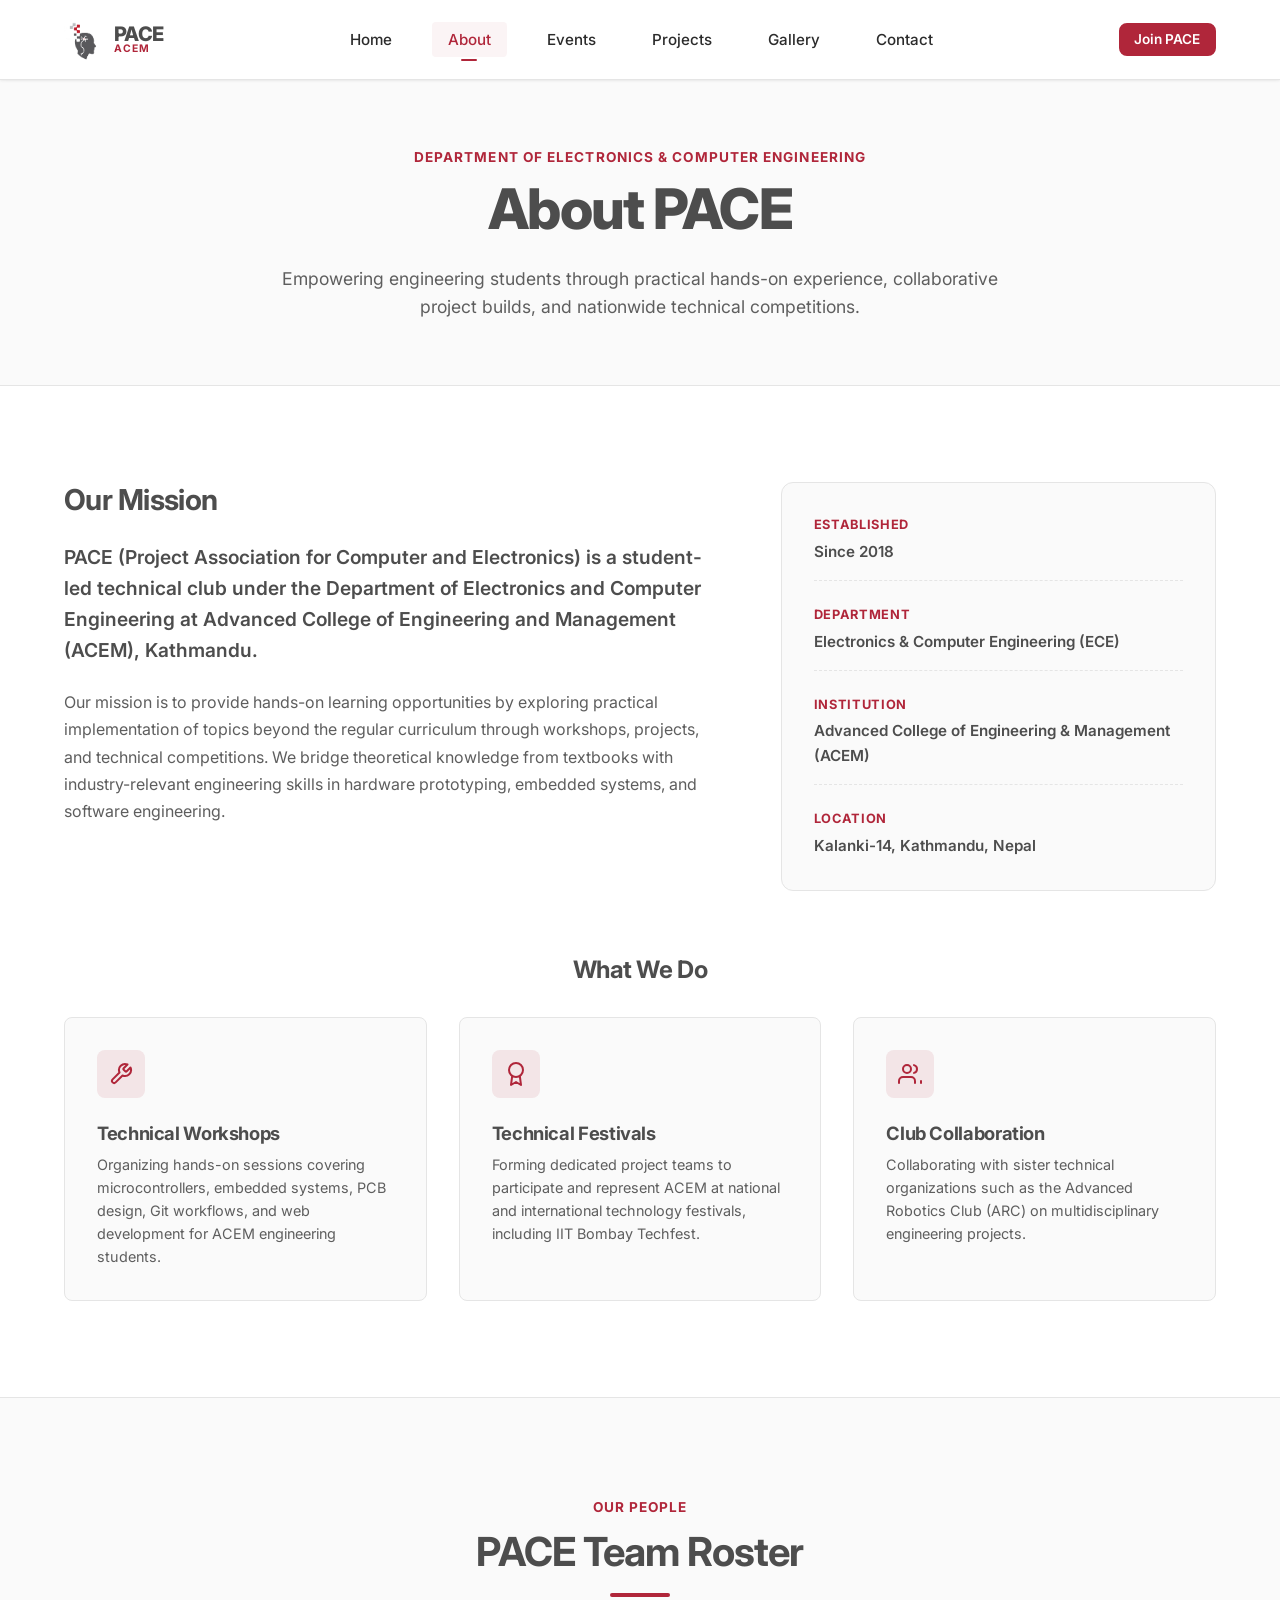
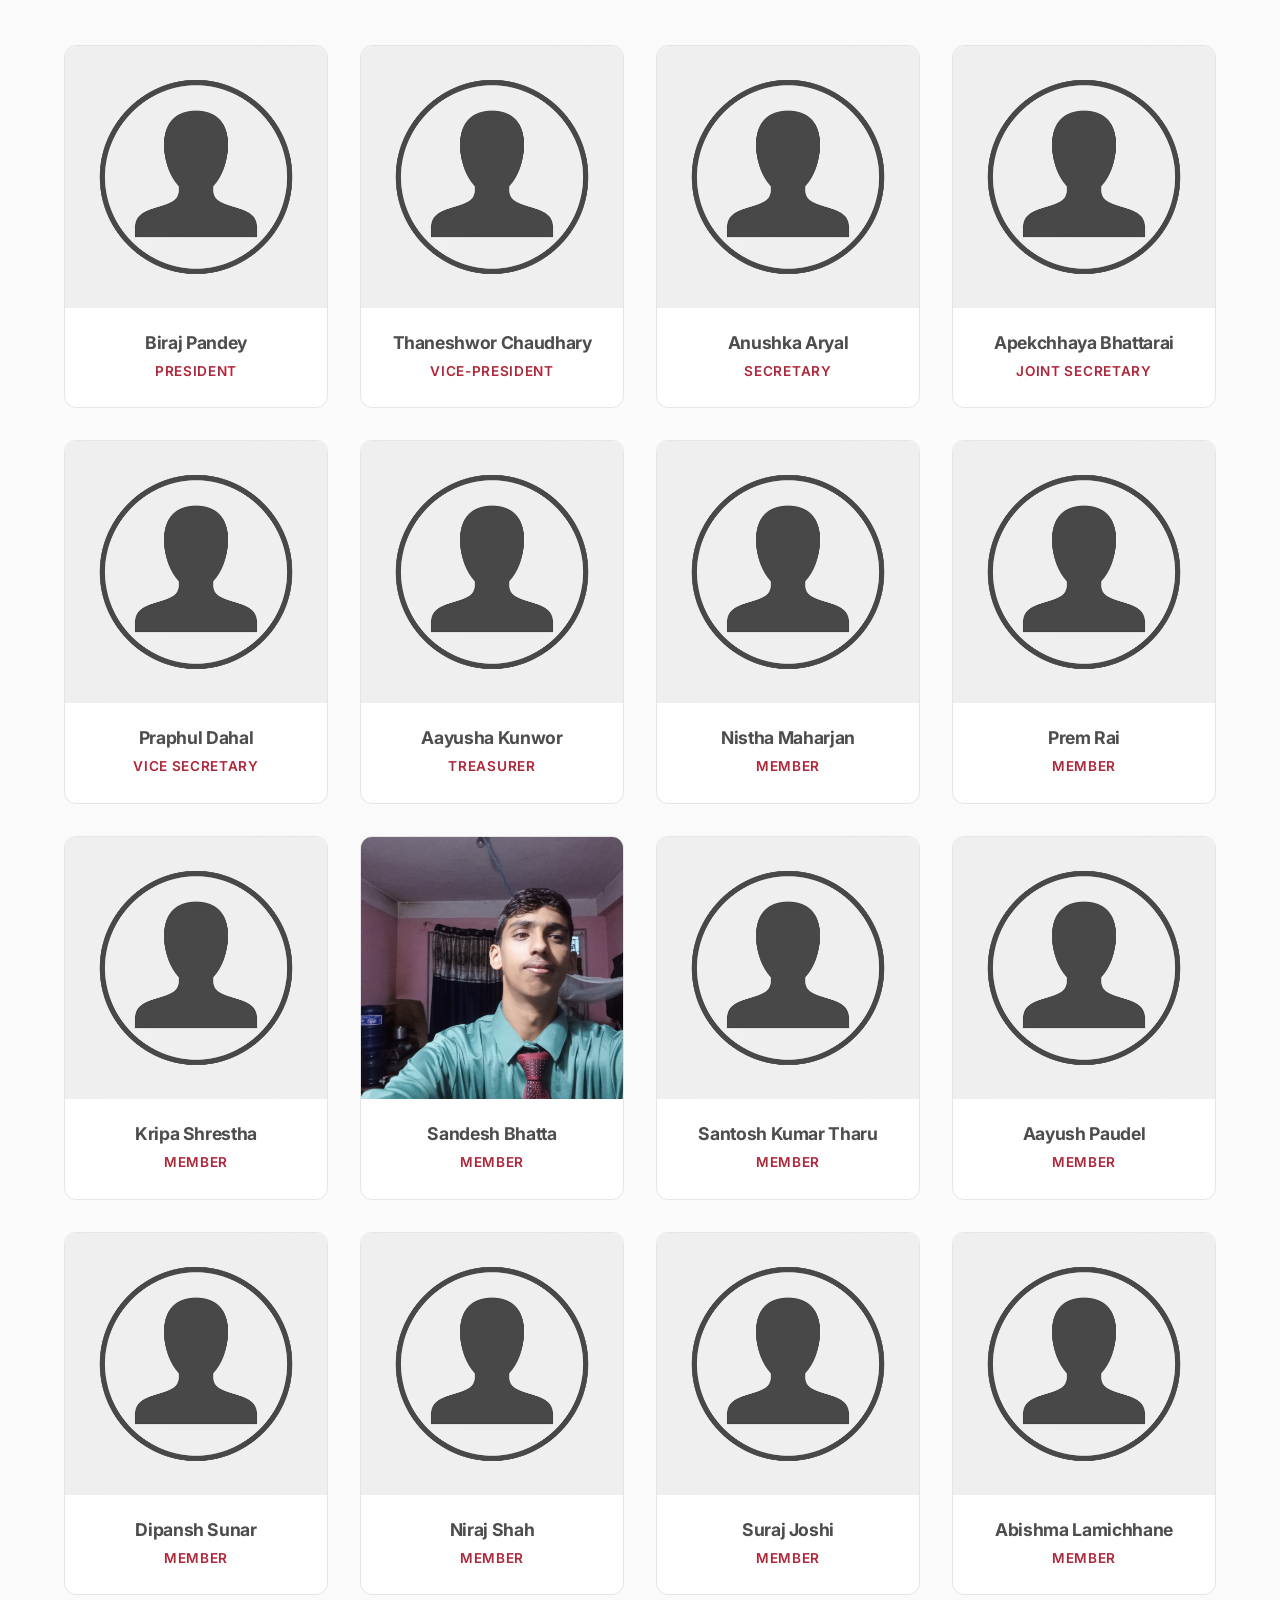
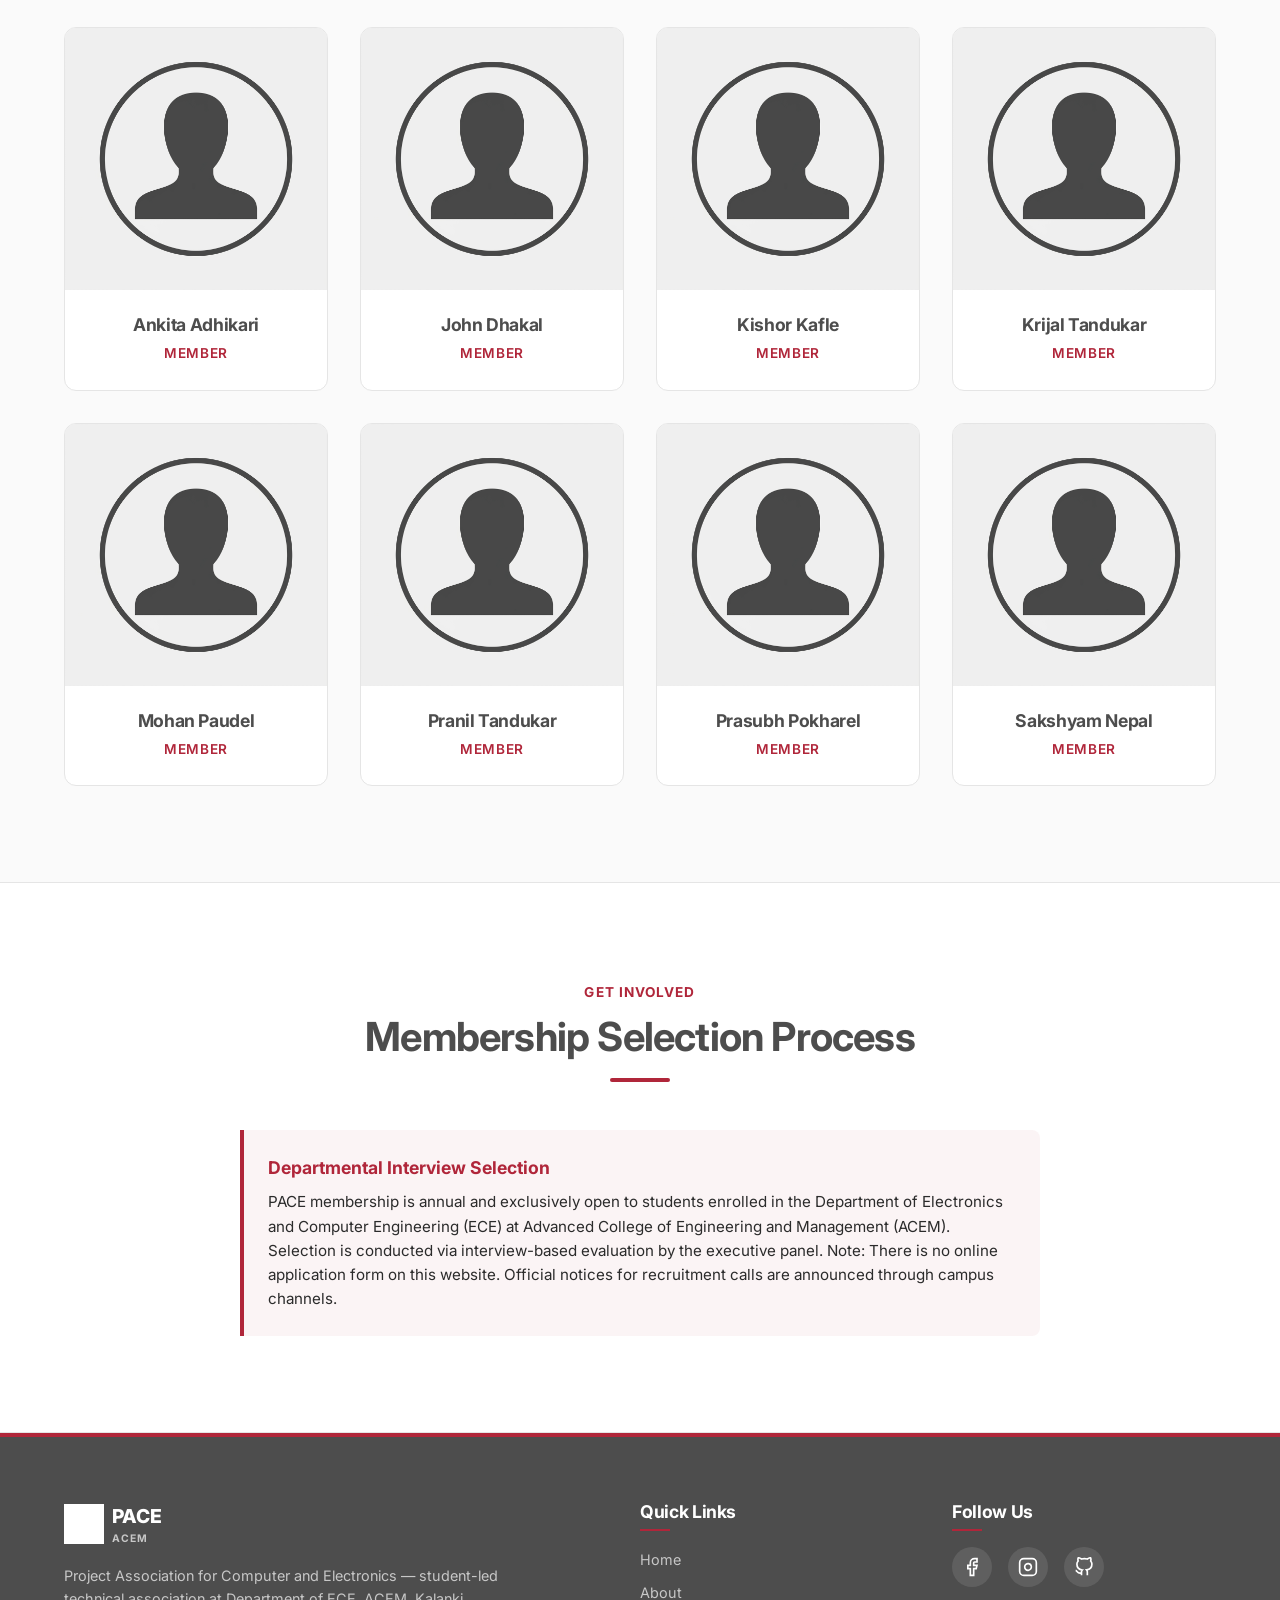
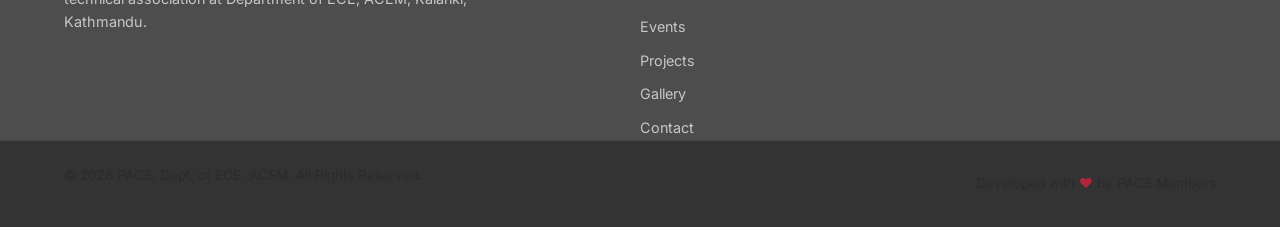
<file: about.html>
<!DOCTYPE html>
<html lang="en">

<head>
  <meta charset="UTF-8">
  <meta name="viewport" content="width=device-width, initial-scale=1.0">
  <title>About Us — PACE | Department of ECE, ACEM</title>

  <!-- SEO Meta Tags -->
  <meta name="description"
    content="Learn about PACE (Project Association for Computer and Electronics), its mission, technical workshops, project initiatives, and student team at ACEM, Kalanki.">
  <meta name="author" content="PACE ACEM">

  <!-- Google Fonts -->
  <link rel="preconnect" href="https://fonts.googleapis.com">
  <link rel="preconnect" href="https://fonts.gstatic.com" crossorigin>
  <link href="https://fonts.googleapis.com/css2?family=Inter:wght@300;400;500;600;700;800&display=swap"
    rel="stylesheet">

  <!-- Favicon -->
   <link rel="icon" href="assets/icons/favicon_io/favicon.ico" sizes="any">
  <link rel="icon" type="image/png" sizes="32x32" href="assets/icons/favicon_io/favicon-32x32.png">
  <link rel="icon" type="image/png" sizes="16x16" href="assets/icons/favicon_io/favicon-16x16.png">
  <link rel="apple-touch-icon" sizes="180x180" href="assets/icons/favicon_io/apple-touch-icon.png">
  <link rel="manifest" href="assets/icons/favicon_io/site.webmanifest">

  <!-- Stylesheet -->
  <link rel="stylesheet" href="css/main.css">
</head>

<body data-page="about">

  <!-- Navigation Header -->
  <header class="navbar-header">
    <div class="nav-container">
      <a href="index.html" class="nav-brand" aria-label="PACE Home">
        <img src="assets/logos/paceofficallogo.png" alt="PACE Logo" class="nav-logo">
        <div class="brand-text">
          <span class="brand-title">PACE</span>
          <span class="brand-subtitle">ACEM</span>
        </div>
      </a>

      <nav class="nav-menu" id="navMenu" aria-label="Main Navigation">
        <ul class="nav-list">
          <li class="nav-item"><a href="index.html" class="nav-link">Home</a></li>
          <li class="nav-item"><a href="about.html" class="nav-link active">About</a></li>
          <li class="nav-item"><a href="events.html" class="nav-link">Events</a></li>
          <li class="nav-item"><a href="projects.html" class="nav-link">Projects</a></li>
          <li class="nav-item"><a href="gallery.html" class="nav-link">Gallery</a></li>
          <li class="nav-item"><a href="contact.html" class="nav-link">Contact</a></li>
        </ul>
      </nav>

      <div class="nav-actions">
        <a href="#membership" class="btn btn-sm btn-primary">Join PACE</a>
        <button class="hamburger-menu" id="hamburgerBtn" aria-expanded="false" aria-controls="navMenu"
          aria-label="Toggle menu">
          <span class="bar"></span>
          <span class="bar"></span>
          <span class="bar"></span>
        </button>
      </div>
    </div>
  </header>

  <main>
    <!-- About Hero Banner -->
    <section class="hero-section" style="padding: var(--space-2xl) 0;">
      <div class="container" style="text-align: center;">
        <span class="section-tag">Department of Electronics &amp; Computer Engineering</span>
        <h1 class="hero-title">About PACE</h1>
        <p class="hero-subtitle" style="max-width: 750px; margin: 0 auto;">
          Empowering engineering students through practical hands-on experience, collaborative project builds, and nationwide technical competitions.
        </p>
      </div>
    </section>

    <!-- Mission & Overview -->
    <section class="about-section">
      <div class="container">
        <div class="about-content">
          <div class="about-text-wrapper">
            <h2 style="font-size: 1.8rem; margin-bottom: var(--space-md); color: var(--color-primary);">Our Mission</h2>
            <p class="about-lead">
              PACE (Project Association for Computer and Electronics) is a student-led technical club under the Department of Electronics and Computer Engineering at Advanced College of Engineering and Management (ACEM), Kathmandu.
            </p>
            <p class="about-body">
              Our mission is to provide hands-on learning opportunities by exploring practical implementation of topics beyond the regular curriculum through workshops, projects, and technical competitions. We bridge theoretical knowledge from textbooks with industry-relevant engineering skills in hardware prototyping, embedded systems, and software engineering.
            </p>
          </div>

          <div class="about-meta-box">
            <div class="meta-item">
              <span class="meta-label">Established</span>
              <span class="meta-value">Since 2018</span>
            </div>
            <div class="meta-item">
              <span class="meta-label">Department</span>
              <span class="meta-value">Electronics &amp; Computer Engineering (ECE)</span>
            </div>
            <div class="meta-item">
              <span class="meta-label">Institution</span>
              <span class="meta-value">Advanced College of Engineering &amp; Management (ACEM)</span>
            </div>
            <div class="meta-item">
              <span class="meta-label">Location</span>
              <span class="meta-value">Kalanki-14, Kathmandu, Nepal</span>
            </div>
          </div>
        </div>

        <h3 class="subsection-title">What We Do</h3>
        <div class="services-grid">
          <div class="service-card">
            <div class="card-icon-wrapper" aria-hidden="true">
              <svg xmlns="http://www.w3.org/2000/svg" width="24" height="24" viewBox="0 0 24 24" fill="none"
                stroke="currentColor" stroke-width="2" stroke-linecap="round" stroke-linejoin="round">
                <path d="M14.7 6.3a1 1 0 0 0 0 1.4l1.6 1.6a1 1 0 0 0 1.4 0l3.77-3.77a6 6 0 0 1-7.94 7.94l-6.91 6.91a2.12 2.12 0 0 1-3-3l6.91-6.91a6 6 0 0 1 7.94-7.94l-3.76 3.76z"></path>
              </svg>
            </div>
            <h4 class="service-card-title">Technical Workshops</h4>
            <p class="service-card-text">Organizing hands-on sessions covering microcontrollers, embedded systems, PCB design, Git workflows, and web development for ACEM engineering students.</p>
          </div>

          <div class="service-card">
            <div class="card-icon-wrapper" aria-hidden="true">
              <svg xmlns="http://www.w3.org/2000/svg" width="24" height="24" viewBox="0 0 24 24" fill="none"
                stroke="currentColor" stroke-width="2" stroke-linecap="round" stroke-linejoin="round">
                <circle cx="12" cy="8" r="7"></circle>
                <polyline points="8.21 13.89 7 23 12 20 17 23 15.79 13.88"></polyline>
              </svg>
            </div>
            <h4 class="service-card-title">Technical Festivals</h4>
            <p class="service-card-text">Forming dedicated project teams to participate and represent ACEM at national and international technology festivals, including IIT Bombay Techfest.</p>
          </div>

          <div class="service-card">
            <div class="card-icon-wrapper" aria-hidden="true">
              <svg xmlns="http://www.w3.org/2000/svg" width="24" height="24" viewBox="0 0 24 24" fill="none"
                stroke="currentColor" stroke-width="2" stroke-linecap="round" stroke-linejoin="round">
                <path d="M17 21v-2a4 4 0 0 0-4-4H5a4 4 0 0 0-4 4v2"></path>
                <circle cx="9" cy="7" r="4"></circle>
                <path d="M23 21v-2a4 4 0 0 3-3.87"></path>
                <path d="M16 3.13a4 4 0 0 1 0 7.75"></path>
              </svg>
            </div>
            <h4 class="service-card-title">Club Collaboration</h4>
            <p class="service-card-text">Collaborating with sister technical organizations such as the Advanced Robotics Club (ARC) on multidisciplinary engineering projects.</p>
          </div>
        </div>
      </div>
    </section>

    <!-- Full Team Roster -->
    <section class="members-section">
      <div class="container">
        <div class="section-header">
          <span class="section-tag">Our People</span>
          <h2 class="section-title">PACE Team Roster</h2>
          <div class="section-divider"></div>
        </div>

        <div class="members-grid" id="fullTeamGrid">
          <!-- Populated dynamically via js/pages/about.js -->
        </div>
      </div>
    </section>

    <!-- Static Membership Process Section -->
    <section id="membership" class="about-section" style="background-color: var(--color-white);">
      <div class="container">
        <div class="section-header">
          <span class="section-tag">Get Involved</span>
          <h2 class="section-title">Membership Selection Process</h2>
          <div class="section-divider"></div>
        </div>

        <div class="membership-note-card" style="max-width: 800px; margin: 0 auto;">
          <div class="membership-note-title" style="font-size: 1.1rem;">Departmental Interview Selection</div>
          <p class="membership-note-text" style="font-size: 0.95rem; line-height: 1.6; margin-top: var(--space-xs);">
            PACE membership is annual and exclusively open to students enrolled in the Department of Electronics and Computer Engineering (ECE) at Advanced College of Engineering and Management (ACEM). Selection is conducted via interview-based evaluation by the executive panel. Note: There is no online application form on this website. Official notices for recruitment calls are announced through campus channels.
          </p>
        </div>
      </div>
    </section>
  </main>

  <!-- Footer -->
  <footer class="footer">
    <div class="container footer-container">
      <div class="footer-brand-section">
        <a href="index.html" class="footer-logo-wrapper" aria-label="PACE Home">
          <img src="assets/logos/paceofficallogo.png" alt="PACE Logo" class="footer-logo">
          <div class="footer-logo-text">
            <span class="footer-logo-title">PACE</span>
            <span class="footer-logo-subtitle">ACEM</span>
          </div>
        </a>
        <p class="footer-desc">Project Association for Computer and Electronics — student-led technical association at Department of ECE, ACEM, Kalanki, Kathmandu.</p>
      </div>

      <div class="footer-nav-section">
        <h4 class="footer-heading">Quick Links</h4>
        <ul class="footer-links-list">
          <li><a href="index.html">Home</a></li>
          <li><a href="about.html">About</a></li>
          <li><a href="events.html">Events</a></li>
          <li><a href="projects.html">Projects</a></li>
          <li><a href="gallery.html">Gallery</a></li>
          <li><a href="contact.html">Contact</a></li>
        </ul>
      </div>

      <div class="footer-social-section">
        <h4 class="footer-heading">Follow Us</h4>
        <div class="social-icons-wrapper">
          <a href="https://www.facebook.com/" target="_blank" rel="noopener noreferrer" class="social-icon-btn" aria-label="Facebook">
            <svg xmlns="http://www.w3.org/2000/svg" width="20" height="20" viewBox="0 0 24 24" fill="none" stroke="currentColor" stroke-width="2"><path d="M18 2h-3a5 5 0 0 0-5 5v3H7v4h3v8h4v-8h3l1-4h-4V7a1 1 0 0 1 1-1h3z"></path></svg>
          </a>
          <a href="https://www.instagram.com/pace_acem/" target="_blank" rel="noopener noreferrer" class="social-icon-btn" aria-label="Instagram">
            <svg xmlns="http://www.w3.org/2000/svg" width="20" height="20" viewBox="0 0 24 24" fill="none" stroke="currentColor" stroke-width="2"><rect x="2" y="2" width="20" height="20" rx="5" ry="5"></rect><path d="M16 11.37A4 4 0 1 1 12.63 8 4 4 0 0 1 16 11.37z"></path><line x1="17.5" y1="6.5" x2="17.51" y2="6.5"></line></svg>
          </a>
          <a href="#" class="social-icon-btn" aria-label="GitHub (Placeholder)">
            <svg xmlns="http://www.w3.org/2000/svg" width="20" height="20" viewBox="0 0 24 24" fill="none" stroke="currentColor" stroke-width="2"><path d="M9 19c-5 1.5-5-2.5-7-3m14 6v-3.87a3.37 3.37 0 0 0-.94-2.61c3.14-.35 6.44-1.54 6.44-7A5.44 5.44 0 0 0 20 4.77 5.07 5.07 0 0 0 19.91 1S18.73.65 16 2.48a13.38 13.38 0 0 0-7 0C6.27.65 5.09 1 5.09 1A5.07 5.07 0 0 0 5 4.77a5.44 5.44 0 0 0-1.5 3.78c0 5.42 3.3 6.61 6.44 7A3.37 3.37 0 0 0 9 18.13V22"></path></svg>
          </a>
        </div>
      </div>
    </div>

    <div class="footer-bottom">
      <div class="container footer-bottom-container">
        <p class="copyright-text">&copy; <span id="copyrightYear">2026</span> PACE, Dept. of ECE, ACEM. All Rights Reserved.</p>
        <p class="credit-text">Developed with <span class="heart-icon">&hearts;</span> by PACE Members</p>
      </div>
    </div>
  </footer>

  <script type="module" src="js/main.js"></script>
</body>

</html>
</file>
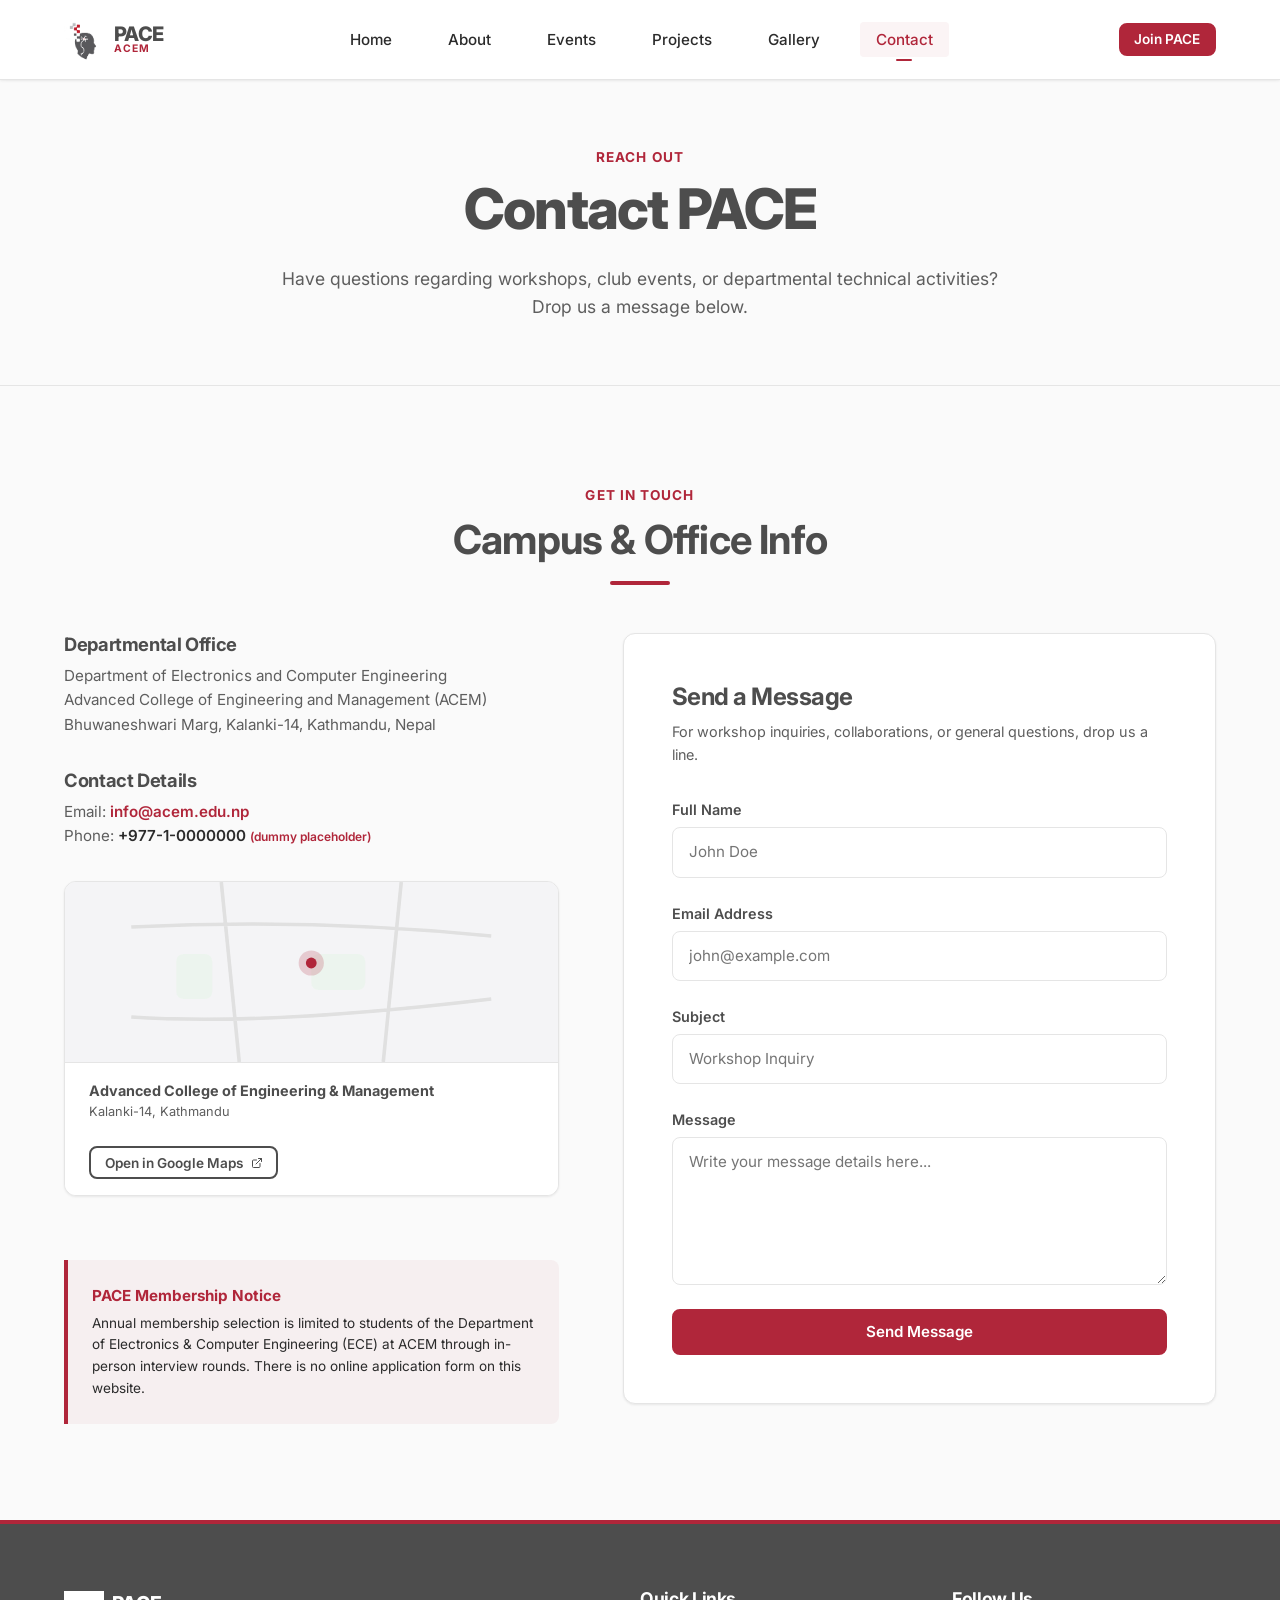
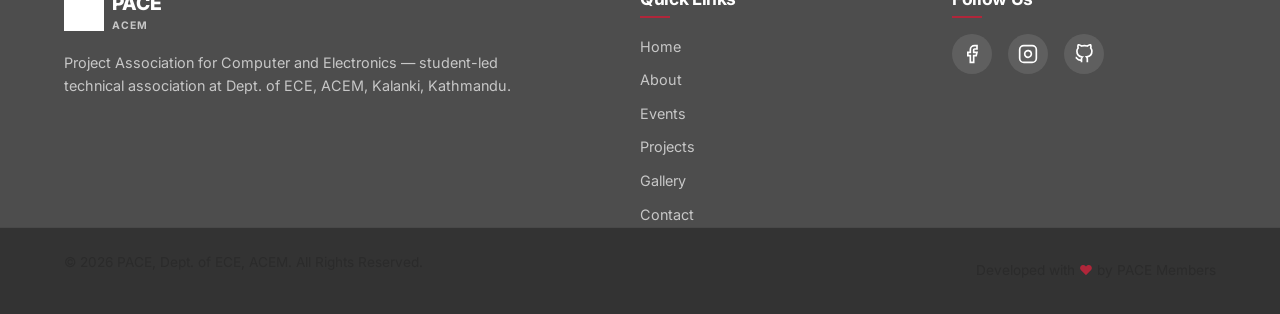
<file: contact.html>
<!DOCTYPE html>
<html lang="en">

<head>
  <meta charset="UTF-8">
  <meta name="viewport" content="width=device-width, initial-scale=1.0">
  <title>Contact Us — PACE | Department of ECE, ACEM</title>

  <!-- SEO Meta Tags -->
  <meta name="description"
    content="Get in touch with PACE (Project Association for Computer and Electronics) at ACEM, Kalanki, Kathmandu for inquiries, workshops, or academic collaborations.">
  <meta name="author" content="PACE ACEM">

  <!-- Google Fonts -->
  <link rel="preconnect" href="https://fonts.googleapis.com">
  <link rel="preconnect" href="https://fonts.gstatic.com" crossorigin>
  <link href="https://fonts.googleapis.com/css2?family=Inter:wght@300;400;500;600;700;800&display=swap"
    rel="stylesheet">

  <!-- Favicon -->
  <link rel="icon" href="assets/icons/favicon_io/favicon.ico" sizes="any">
  <link rel="icon" type="image/png" sizes="32x32" href="assets/icons/favicon_io/favicon-32x32.png">
  <link rel="icon" type="image/png" sizes="16x16" href="assets/icons/favicon_io/favicon-16x16.png">
  <link rel="apple-touch-icon" sizes="180x180" href="assets/icons/favicon_io/apple-touch-icon.png">
  <link rel="manifest" href="assets/icons/favicon_io/site.webmanifest">

  <!-- Stylesheet -->
  <link rel="stylesheet" href="css/main.css">
</head>

<body data-page="contact">

  <!-- Navigation Header -->
  <header class="navbar-header">
    <div class="nav-container">
      <a href="index.html" class="nav-brand" aria-label="PACE Home">
        <img src="assets/logos/paceofficallogo.png" alt="PACE Logo" class="nav-logo">
        <div class="brand-text">
          <span class="brand-title">PACE</span>
          <span class="brand-subtitle">ACEM</span>
        </div>
      </a>

      <nav class="nav-menu" id="navMenu" aria-label="Main Navigation">
        <ul class="nav-list">
          <li class="nav-item"><a href="index.html" class="nav-link">Home</a></li>
          <li class="nav-item"><a href="about.html" class="nav-link">About</a></li>
          <li class="nav-item"><a href="events.html" class="nav-link">Events</a></li>
          <li class="nav-item"><a href="projects.html" class="nav-link">Projects</a></li>
          <li class="nav-item"><a href="gallery.html" class="nav-link">Gallery</a></li>
          <li class="nav-item"><a href="contact.html" class="nav-link active">Contact</a></li>
        </ul>
      </nav>

      <div class="nav-actions">
        <a href="about.html#membership" class="btn btn-sm btn-primary">Join PACE</a>
        <button class="hamburger-menu" id="hamburgerBtn" aria-expanded="false" aria-controls="navMenu"
          aria-label="Toggle menu">
          <span class="bar"></span>
          <span class="bar"></span>
          <span class="bar"></span>
        </button>
      </div>
    </div>
  </header>

  <main>
    <!-- Contact Hero Banner -->
    <section class="hero-section" style="padding: var(--space-2xl) 0;">
      <div class="container" style="text-align: center;">
        <span class="section-tag">Reach Out</span>
        <h1 class="hero-title">Contact PACE</h1>
        <p class="hero-subtitle" style="max-width: 750px; margin: 0 auto;">
          Have questions regarding workshops, club events, or departmental technical activities? Drop us a message below.
        </p>
      </div>
    </section>

    <!-- Contact & Membership Section -->
    <section id="contact" class="contact-section">
      <div class="container">
        <div class="section-header">
          <span class="section-tag">Get in Touch</span>
          <h2 class="section-title">Campus &amp; Office Info</h2>
          <div class="section-divider"></div>
        </div>

        <div class="contact-layout">
          <!-- Left Column: Location & Contact Info -->
          <div class="contact-info-panel">
            <div class="info-block">
              <h3>Departmental Office</h3>
              <p>Department of Electronics and Computer Engineering<br>
                Advanced College of Engineering and Management (ACEM)<br>
                Bhuwaneshwari Marg, Kalanki-14, Kathmandu, Nepal</p>
            </div>

            <div class="info-block">
              <h3>Contact Details</h3>
              <p>Email: <a href="mailto:info@acem.edu.np" class="contact-link">info@acem.edu.np</a><br>
                Phone: <span class="phone-placeholder">+977-1-0000000</span> <span
                  class="placeholder-label">(dummy placeholder)</span></p>
            </div>

            <!-- Simulated Map Component -->
            <div class="map-placeholder-box">
              <div class="map-visual-simulation" aria-hidden="true">
                <svg viewBox="0 0 400 200" fill="none" class="simulated-map-svg">
                  <path d="M 0 50 Q 200 40 400 60 M 0 150 Q 150 160 400 130 M 100 0 L 120 200 M 300 0 L 280 200"
                    stroke="#E0E0E0" stroke-width="4" />
                  <rect x="200" y="80" width="60" height="40" rx="8" fill="#E8F5E9" opacity="0.6" />
                  <rect x="50" y="80" width="40" height="50" rx="8" fill="#E8F5E9" opacity="0.6" />
                  <g class="map-pin-group">
                    <circle cx="200" cy="90" r="14" fill="#B0263A" opacity="0.2" />
                    <circle cx="200" cy="90" r="6" fill="#B0263A" />
                  </g>
                </svg>
                <div class="map-overlay-info">
                  <span class="map-location-title">Advanced College of Engineering &amp; Management</span>
                  <span class="map-location-coords">Kalanki-14, Kathmandu</span>
                </div>
              </div>
              <div class="map-cta-bar">
                <a href="https://www.google.com/maps/search/?api=1&query=Advanced+College+of+Engineering+and+Management+Kalanki+Kathmandu"
                  target="_blank" rel="noopener noreferrer" class="btn btn-sm btn-outline map-external-link">
                  <span>Open in Google Maps</span>
                  <svg xmlns="http://www.w3.org/2000/svg" width="12" height="12" viewBox="0 0 24 24" fill="none"
                    stroke="currentColor" stroke-width="2" stroke-linecap="round" stroke-linejoin="round">
                    <path d="M18 13v6a2 2 0 0 1-2 2H5a2 2 0 0 1-2-2V8a2 2 0 0 1 2-2h6"></path>
                    <polyline points="15 3 21 3 21 9"></polyline>
                    <line x1="10" y1="14" x2="21" y2="3"></line>
                  </svg>
                </a>
              </div>
            </div>

            <!-- Static Membership Note -->
            <div id="membership" class="membership-note-card">
              <div class="membership-note-title">PACE Membership Notice</div>
              <p class="membership-note-text">
                Annual membership selection is limited to students of the Department of Electronics &amp; Computer Engineering (ECE) at ACEM through in-person interview rounds. There is no online application form on this website.
              </p>
            </div>
          </div>

          <!-- Right Column: Static Contact Form -->
          <div class="contact-form-panel">
            <h3 class="form-title">Send a Message</h3>
            <p class="form-subtitle">For workshop inquiries, collaborations, or general questions, drop us a line.</p>

            <form id="contactForm" class="contact-form" action="#" method="POST">
              <div class="form-group">
                <label for="form-name">Full Name</label>
                <input type="text" id="form-name" name="name" required placeholder="John Doe">
              </div>

              <div class="form-group">
                <label for="form-email">Email Address</label>
                <input type="email" id="form-email" name="email" required placeholder="john@example.com">
              </div>

              <div class="form-group">
                <label for="form-subject">Subject</label>
                <input type="text" id="form-subject" name="subject" required placeholder="Workshop Inquiry">
              </div>

              <div class="form-group">
                <label for="form-message">Message</label>
                <textarea id="form-message" name="message" rows="5" required
                  placeholder="Write your message details here..."></textarea>
              </div>

              <!-- Form Submit (Static / Wire up later) -->
              <!-- TODO: connect to backend/api -->
              <button type="submit" class="btn btn-primary btn-block form-submit-btn">Send Message</button>
            </form>
          </div>
        </div>
      </div>
    </section>
  </main>

  <!-- Footer -->
  <footer class="footer">
    <div class="container footer-container">
      <div class="footer-brand-section">
        <a href="index.html" class="footer-logo-wrapper" aria-label="PACE Home">
          <img src="assets/logos/paceofficallogo.png" alt="PACE Logo" class="footer-logo">
          <div class="footer-logo-text">
            <span class="footer-logo-title">PACE</span>
            <span class="footer-logo-subtitle">ACEM</span>
          </div>
        </a>
        <p class="footer-desc">Project Association for Computer and Electronics — student-led technical association at Dept. of ECE, ACEM, Kalanki, Kathmandu.</p>
      </div>

      <div class="footer-nav-section">
        <h4 class="footer-heading">Quick Links</h4>
        <ul class="footer-links-list">
          <li><a href="index.html">Home</a></li>
          <li><a href="about.html">About</a></li>
          <li><a href="events.html">Events</a></li>
          <li><a href="projects.html">Projects</a></li>
          <li><a href="gallery.html">Gallery</a></li>
          <li><a href="contact.html">Contact</a></li>
        </ul>
      </div>

      <div class="footer-social-section">
        <h4 class="footer-heading">Follow Us</h4>
        <div class="social-icons-wrapper">
          <a href="https://www.facebook.com/" target="_blank" rel="noopener noreferrer" class="social-icon-btn" aria-label="Facebook">
            <svg xmlns="http://www.w3.org/2000/svg" width="20" height="20" viewBox="0 0 24 24" fill="none" stroke="currentColor" stroke-width="2"><path d="M18 2h-3a5 5 0 0 0-5 5v3H7v4h3v8h4v-8h3l1-4h-4V7a1 1 0 0 1 1-1h3z"></path></svg>
          </a>
          <a href="https://www.instagram.com/pace_acem/" target="_blank" rel="noopener noreferrer" class="social-icon-btn" aria-label="Instagram">
            <svg xmlns="http://www.w3.org/2000/svg" width="20" height="20" viewBox="0 0 24 24" fill="none" stroke="currentColor" stroke-width="2"><rect x="2" y="2" width="20" height="20" rx="5" ry="5"></rect><path d="M16 11.37A4 4 0 1 1 12.63 8 4 4 0 0 1 16 11.37z"></path><line x1="17.5" y1="6.5" x2="17.51" y2="6.5"></line></svg>
          </a>
          <a href="#" class="social-icon-btn" aria-label="GitHub (Placeholder)">
            <svg xmlns="http://www.w3.org/2000/svg" width="20" height="20" viewBox="0 0 24 24" fill="none" stroke="currentColor" stroke-width="2"><path d="M9 19c-5 1.5-5-2.5-7-3m14 6v-3.87a3.37 3.37 0 0 0-.94-2.61c3.14-.35 6.44-1.54 6.44-7A5.44 5.44 0 0 0 20 4.77 5.07 5.07 0 0 0 19.91 1S18.73.65 16 2.48a13.38 13.38 0 0 0-7 0C6.27.65 5.09 1 5.09 1A5.07 5.07 0 0 0 5 4.77a5.44 5.44 0 0 0-1.5 3.78c0 5.42 3.3 6.61 6.44 7A3.37 3.37 0 0 0 9 18.13V22"></path></svg>
          </a>
        </div>
      </div>
    </div>

    <div class="footer-bottom">
      <div class="container footer-bottom-container">
        <p class="copyright-text">&copy; <span id="copyrightYear">2026</span> PACE, Dept. of ECE, ACEM. All Rights Reserved.</p>
        <p class="credit-text">Developed with <span class="heart-icon">&hearts;</span> by PACE Members</p>
      </div>
    </div>
  </footer>

  <script type="module" src="js/main.js"></script>
</body>

</html>
</file>
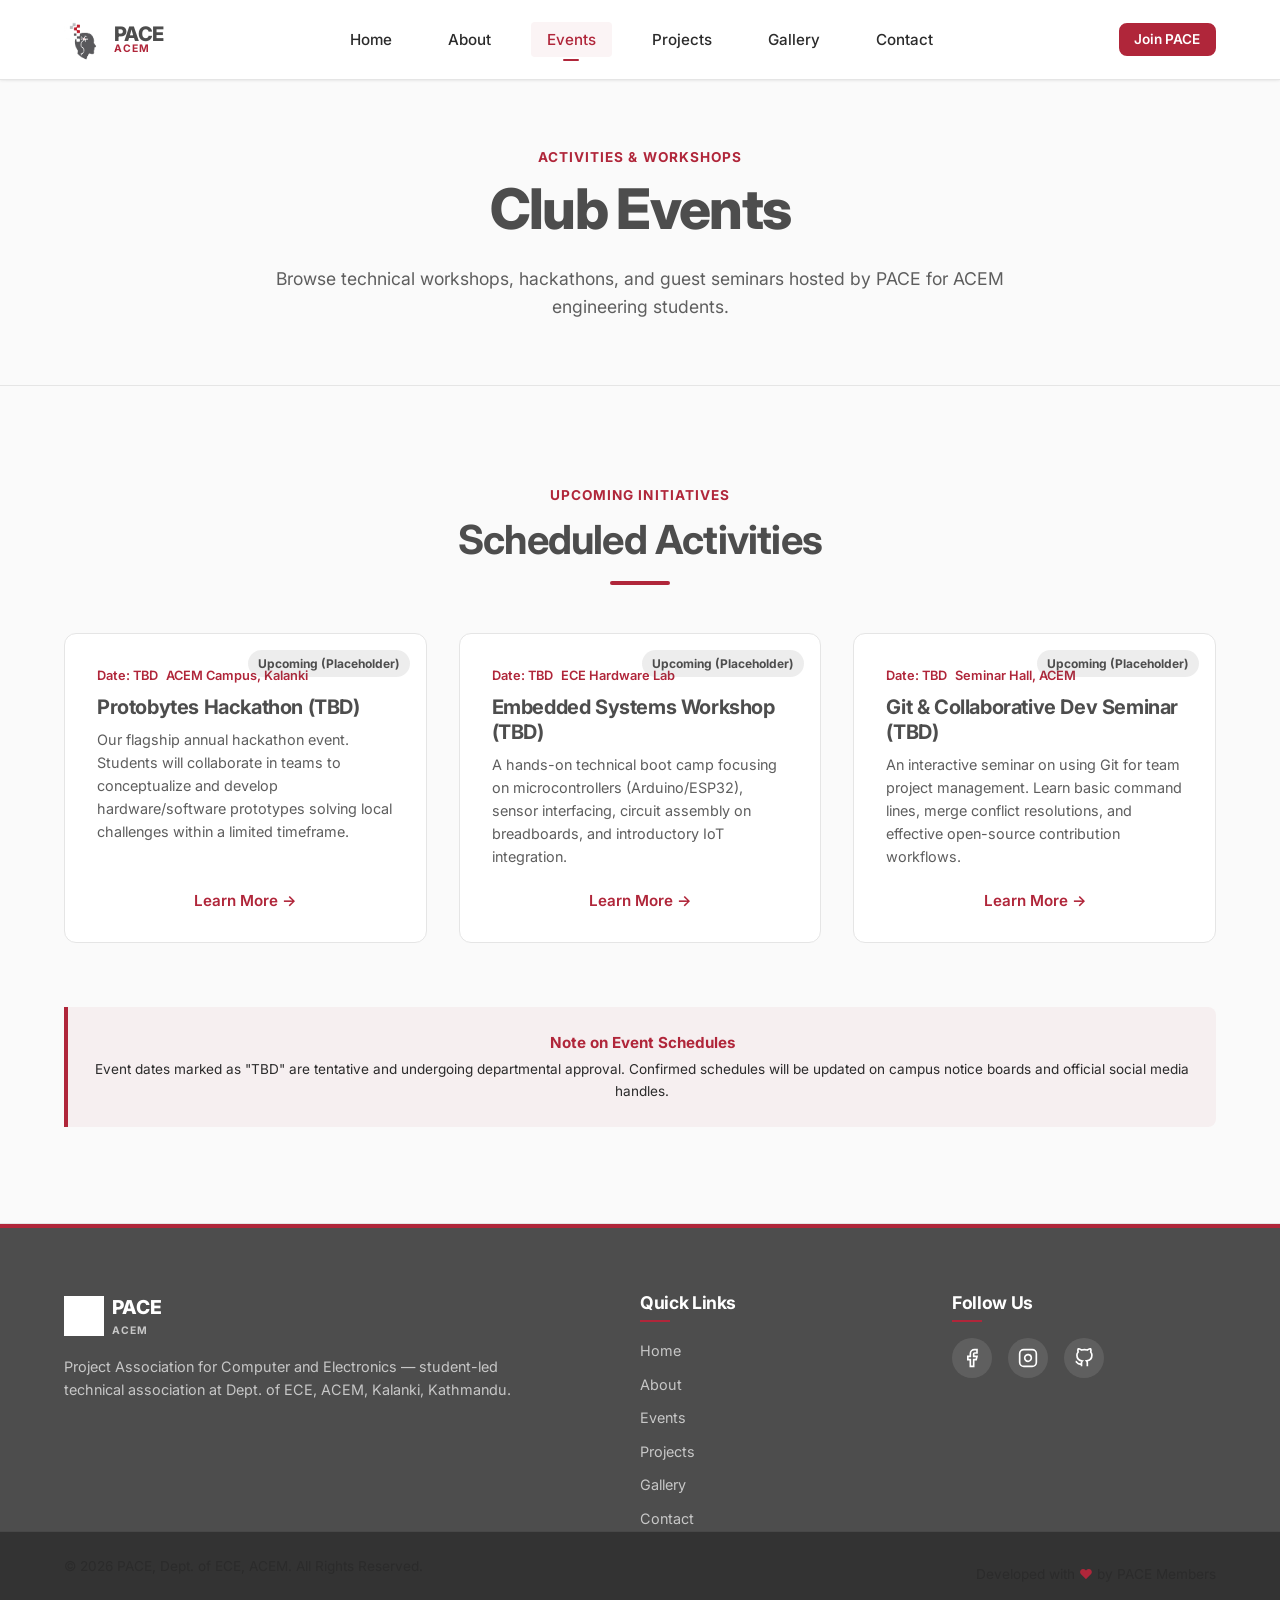
<file: events.html>
<!DOCTYPE html>
<html lang="en">

<head>
  <meta charset="UTF-8">
  <meta name="viewport" content="width=device-width, initial-scale=1.0">
  <title>Events — PACE | Department of ECE, ACEM</title>

  <!-- SEO Meta Tags -->
  <meta name="description"
    content="Explore upcoming workshops, hackathons, and seminars organized by PACE at Advanced College of Engineering and Management.">
  <meta name="author" content="PACE ACEM">

  <!-- Google Fonts -->
  <link rel="preconnect" href="https://fonts.googleapis.com">
  <link rel="preconnect" href="https://fonts.gstatic.com" crossorigin>
  <link href="https://fonts.googleapis.com/css2?family=Inter:wght@300;400;500;600;700;800&display=swap"
    rel="stylesheet">

  <!-- Favicon -->
   <link rel="icon" href="assets/icons/favicon_io/favicon.ico" sizes="any">
  <link rel="icon" type="image/png" sizes="32x32" href="assets/icons/favicon_io/favicon-32x32.png">
  <link rel="icon" type="image/png" sizes="16x16" href="assets/icons/favicon_io/favicon-16x16.png">
  <link rel="apple-touch-icon" sizes="180x180" href="assets/icons/favicon_io/apple-touch-icon.png">
  <link rel="manifest" href="assets/icons/favicon_io/site.webmanifest">
  <!-- Stylesheet -->
  <link rel="stylesheet" href="css/main.css">
</head>

<body data-page="events">

  <!-- Navigation Header -->
  <header class="navbar-header">
    <div class="nav-container">
      <a href="index.html" class="nav-brand" aria-label="PACE Home">
        <img src="assets/logos/paceofficallogo.png" alt="PACE Logo" class="nav-logo">
        <div class="brand-text">
          <span class="brand-title">PACE</span>
          <span class="brand-subtitle">ACEM</span>
        </div>
      </a>

      <nav class="nav-menu" id="navMenu" aria-label="Main Navigation">
        <ul class="nav-list">
          <li class="nav-item"><a href="index.html" class="nav-link">Home</a></li>
          <li class="nav-item"><a href="about.html" class="nav-link">About</a></li>
          <li class="nav-item"><a href="events.html" class="nav-link active">Events</a></li>
          <li class="nav-item"><a href="projects.html" class="nav-link">Projects</a></li>
          <li class="nav-item"><a href="gallery.html" class="nav-link">Gallery</a></li>
          <li class="nav-item"><a href="contact.html" class="nav-link">Contact</a></li>
        </ul>
      </nav>

      <div class="nav-actions">
        <a href="about.html#membership" class="btn btn-sm btn-primary">Join PACE</a>
        <button class="hamburger-menu" id="hamburgerBtn" aria-expanded="false" aria-controls="navMenu"
          aria-label="Toggle menu">
          <span class="bar"></span>
          <span class="bar"></span>
          <span class="bar"></span>
        </button>
      </div>
    </div>
  </header>

  <main>
    <!-- Events Hero Banner -->
    <section class="hero-section" style="padding: var(--space-2xl) 0;">
      <div class="container" style="text-align: center;">
        <span class="section-tag">Activities &amp; Workshops</span>
        <h1 class="hero-title">Club Events</h1>
        <p class="hero-subtitle" style="max-width: 750px; margin: 0 auto;">
          Browse technical workshops, hackathons, and guest seminars hosted by PACE for ACEM engineering students.
        </p>
      </div>
    </section>

    <!-- Events List Section -->
    <section class="events-section">
      <div class="container">
        <div class="section-header">
          <span class="section-tag">Upcoming Initiatives</span>
          <h2 class="section-title">Scheduled Activities</h2>
          <div class="section-divider"></div>
        </div>

        <div class="events-grid" id="eventsListContainer">
          <!-- Dynamically populated via js/pages/events.js reading data/events.json -->
        </div>

        <div class="membership-note-card" style="margin-top: var(--space-2xl); text-align: center;">
          <div class="membership-note-title">Note on Event Schedules</div>
          <p class="membership-note-text">
            Event dates marked as "TBD" are tentative and undergoing departmental approval. Confirmed schedules will be updated on campus notice boards and official social media handles.
          </p>
        </div>
      </div>
    </section>
  </main>

  <!-- Footer -->
  <footer class="footer">
    <div class="container footer-container">
      <div class="footer-brand-section">
        <a href="index.html" class="footer-logo-wrapper" aria-label="PACE Home">
          <img src="assets/logos/paceofficallogo.png" alt="PACE Logo" class="footer-logo">
          <div class="footer-logo-text">
            <span class="footer-logo-title">PACE</span>
            <span class="footer-logo-subtitle">ACEM</span>
          </div>
        </a>
        <p class="footer-desc">Project Association for Computer and Electronics — student-led technical association at Dept. of ECE, ACEM, Kalanki, Kathmandu.</p>
      </div>

      <div class="footer-nav-section">
        <h4 class="footer-heading">Quick Links</h4>
        <ul class="footer-links-list">
          <li><a href="index.html">Home</a></li>
          <li><a href="about.html">About</a></li>
          <li><a href="events.html">Events</a></li>
          <li><a href="projects.html">Projects</a></li>
          <li><a href="gallery.html">Gallery</a></li>
          <li><a href="contact.html">Contact</a></li>
        </ul>
      </div>

      <div class="footer-social-section">
        <h4 class="footer-heading">Follow Us</h4>
        <div class="social-icons-wrapper">
          <a href="https://www.facebook.com/" target="_blank" rel="noopener noreferrer" class="social-icon-btn" aria-label="Facebook">
            <svg xmlns="http://www.w3.org/2000/svg" width="20" height="20" viewBox="0 0 24 24" fill="none" stroke="currentColor" stroke-width="2"><path d="M18 2h-3a5 5 0 0 0-5 5v3H7v4h3v8h4v-8h3l1-4h-4V7a1 1 0 0 1 1-1h3z"></path></svg>
          </a>
          <a href="https://www.instagram.com/pace_acem/" target="_blank" rel="noopener noreferrer" class="social-icon-btn" aria-label="Instagram">
            <svg xmlns="http://www.w3.org/2000/svg" width="20" height="20" viewBox="0 0 24 24" fill="none" stroke="currentColor" stroke-width="2"><rect x="2" y="2" width="20" height="20" rx="5" ry="5"></rect><path d="M16 11.37A4 4 0 1 1 12.63 8 4 4 0 0 1 16 11.37z"></path><line x1="17.5" y1="6.5" x2="17.51" y2="6.5"></line></svg>
          </a>
          <a href="#" class="social-icon-btn" aria-label="GitHub (Placeholder)">
            <svg xmlns="http://www.w3.org/2000/svg" width="20" height="20" viewBox="0 0 24 24" fill="none" stroke="currentColor" stroke-width="2"><path d="M9 19c-5 1.5-5-2.5-7-3m14 6v-3.87a3.37 3.37 0 0 0-.94-2.61c3.14-.35 6.44-1.54 6.44-7A5.44 5.44 0 0 0 20 4.77 5.07 5.07 0 0 0 19.91 1S18.73.65 16 2.48a13.38 13.38 0 0 0-7 0C6.27.65 5.09 1 5.09 1A5.07 5.07 0 0 0 5 4.77a5.44 5.44 0 0 0-1.5 3.78c0 5.42 3.3 6.61 6.44 7A3.37 3.37 0 0 0 9 18.13V22"></path></svg>
          </a>
        </div>
      </div>
    </div>

    <div class="footer-bottom">
      <div class="container footer-bottom-container">
        <p class="copyright-text">&copy; <span id="copyrightYear">2026</span> PACE, Dept. of ECE, ACEM. All Rights Reserved.</p>
        <p class="credit-text">Developed with <span class="heart-icon">&hearts;</span> by PACE Members</p>
      </div>
    </div>
  </footer>

  <script type="module" src="js/main.js"></script>
</body>

</html>
</file>
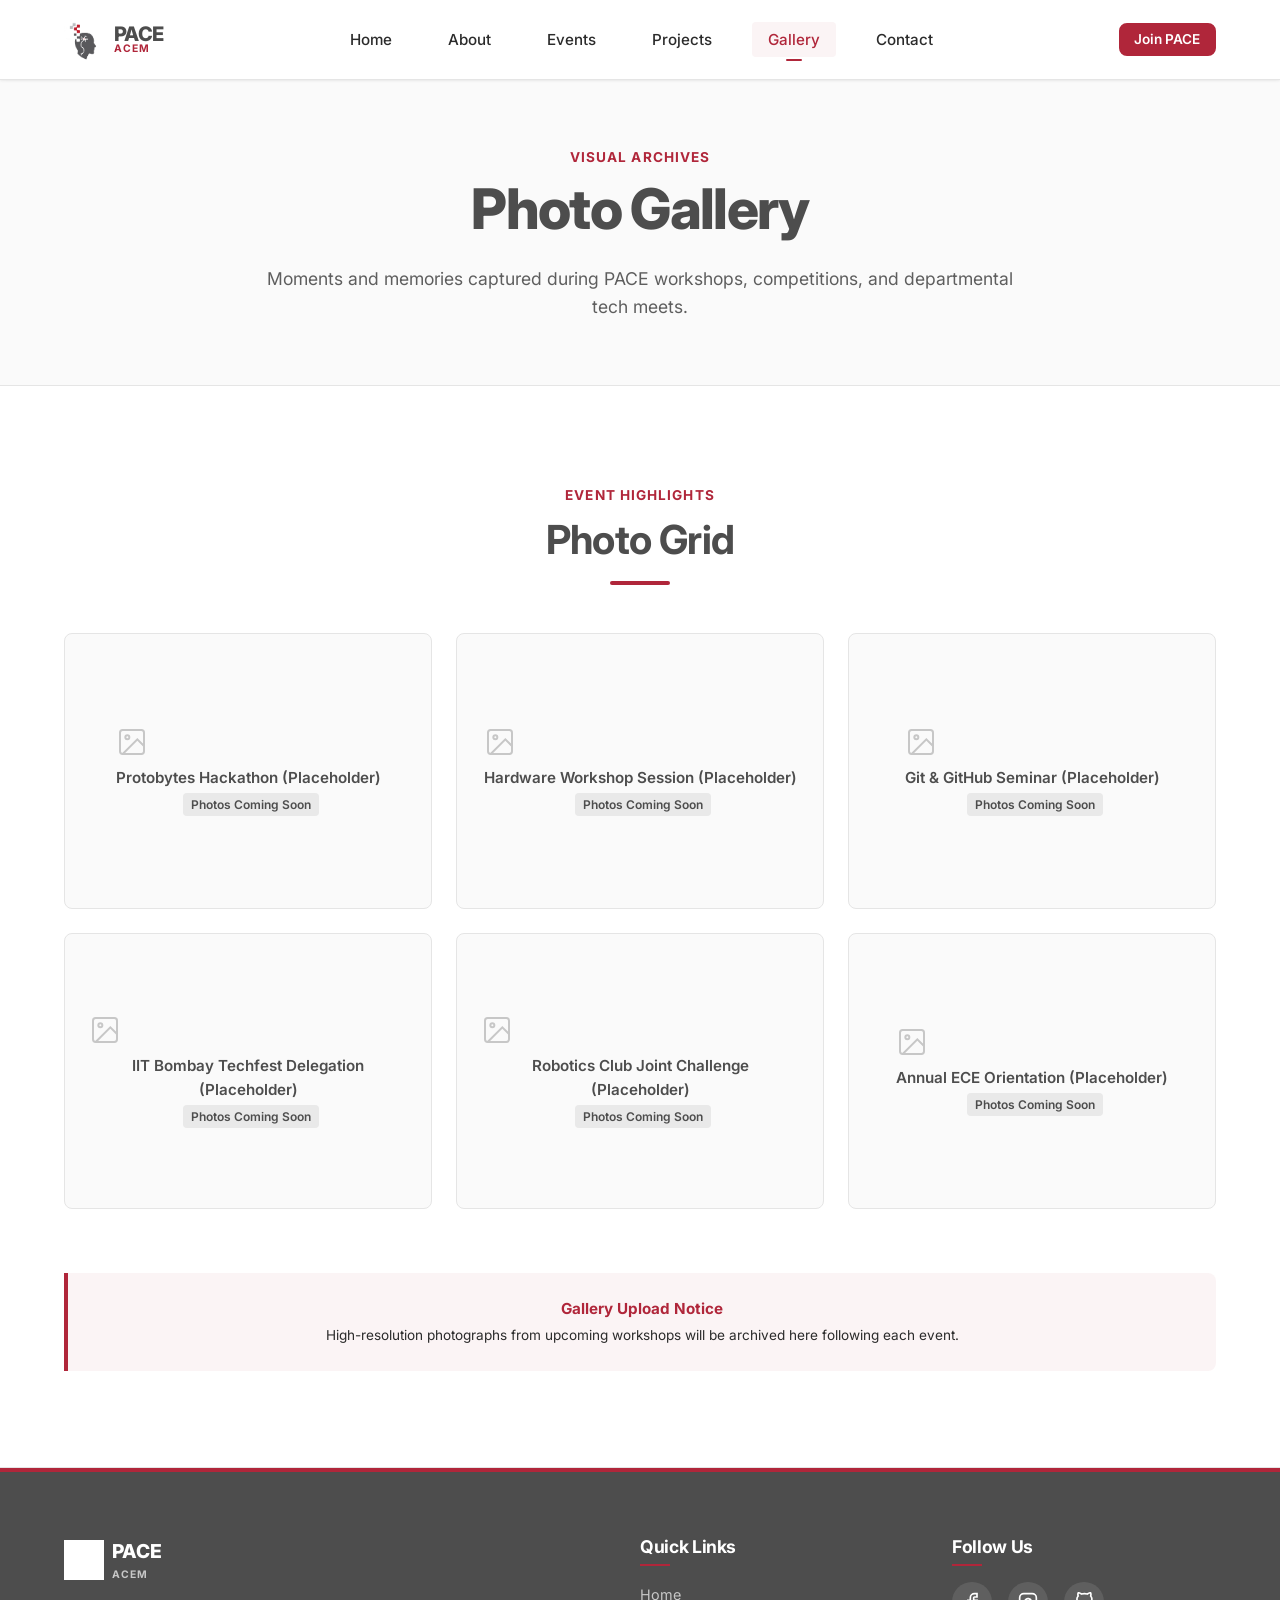
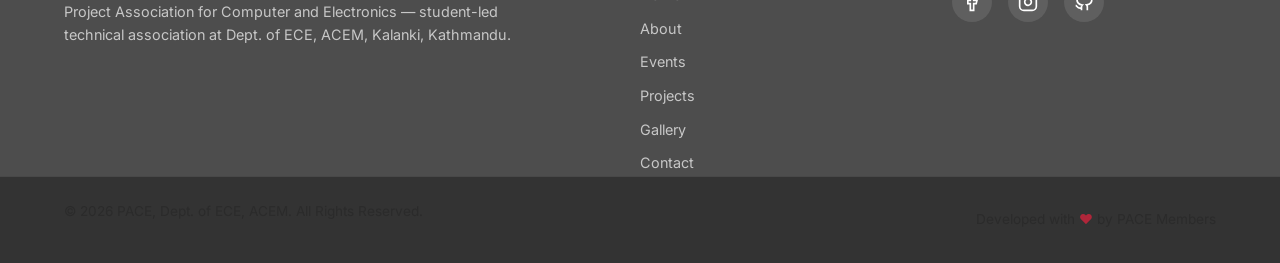
<file: gallery.html>
<!DOCTYPE html>
<html lang="en">

<head>
  <meta charset="UTF-8">
  <meta name="viewport" content="width=device-width, initial-scale=1.0">
  <title>Gallery — PACE | Department of ECE, ACEM</title>

  <!-- SEO Meta Tags -->
  <meta name="description"
    content="Photo gallery showcasing workshops, hackathons, and event highlights of PACE at Advanced College of Engineering and Management.">
  <meta name="author" content="PACE ACEM">

  <!-- Google Fonts -->
  <link rel="preconnect" href="https://fonts.googleapis.com">
  <link rel="preconnect" href="https://fonts.gstatic.com" crossorigin>
  <link href="https://fonts.googleapis.com/css2?family=Inter:wght@300;400;500;600;700;800&display=swap"
    rel="stylesheet">

  <!-- Favicon -->
  <link rel="icon" href="assets/icons/favicon_io/favicon.ico" sizes="any">
  <link rel="icon" type="image/png" sizes="32x32" href="assets/icons/favicon_io/favicon-32x32.png">
  <link rel="icon" type="image/png" sizes="16x16" href="assets/icons/favicon_io/favicon-16x16.png">
  <link rel="apple-touch-icon" sizes="180x180" href="assets/icons/favicon_io/apple-touch-icon.png">
  <link rel="manifest" href="assets/icons/favicon_io/site.webmanifest">

  <!-- Stylesheet -->
  <link rel="stylesheet" href="css/main.css">
</head>

<body data-page="gallery">

  <!-- Navigation Header -->
  <header class="navbar-header">
    <div class="nav-container">
      <a href="index.html" class="nav-brand" aria-label="PACE Home">
        <img src="assets/logos/paceofficallogo.png" alt="PACE Logo" class="nav-logo">
        <div class="brand-text">
          <span class="brand-title">PACE</span>
          <span class="brand-subtitle">ACEM</span>
        </div>
      </a>

      <nav class="nav-menu" id="navMenu" aria-label="Main Navigation">
        <ul class="nav-list">
          <li class="nav-item"><a href="index.html" class="nav-link">Home</a></li>
          <li class="nav-item"><a href="about.html" class="nav-link">About</a></li>
          <li class="nav-item"><a href="events.html" class="nav-link">Events</a></li>
          <li class="nav-item"><a href="projects.html" class="nav-link">Projects</a></li>
          <li class="nav-item"><a href="gallery.html" class="nav-link active">Gallery</a></li>
          <li class="nav-item"><a href="contact.html" class="nav-link">Contact</a></li>
        </ul>
      </nav>

      <div class="nav-actions">
        <a href="about.html#membership" class="btn btn-sm btn-primary">Join PACE</a>
        <button class="hamburger-menu" id="hamburgerBtn" aria-expanded="false" aria-controls="navMenu"
          aria-label="Toggle menu">
          <span class="bar"></span>
          <span class="bar"></span>
          <span class="bar"></span>
        </button>
      </div>
    </div>
  </header>

  <main>
    <!-- Gallery Hero Banner -->
    <section class="hero-section" style="padding: var(--space-2xl) 0;">
      <div class="container" style="text-align: center;">
        <span class="section-tag">Visual Archives</span>
        <h1 class="hero-title">Photo Gallery</h1>
        <p class="hero-subtitle" style="max-width: 750px; margin: 0 auto;">
          Moments and memories captured during PACE workshops, competitions, and departmental tech meets.
        </p>
      </div>
    </section>

    <!-- Gallery Grid Section -->
    <section class="gallery-section">
      <div class="container">
        <div class="section-header">
          <span class="section-tag">Event Highlights</span>
          <h2 class="section-title">Photo Grid</h2>
          <div class="section-divider"></div>
        </div>

        <div class="gallery-grid" id="galleryGrid">
          <!-- Dynamically populated via js/pages/gallery.js -->
        </div>

        <div class="membership-note-card" style="margin-top: var(--space-2xl); text-align: center;">
          <div class="membership-note-title">Gallery Upload Notice</div>
          <p class="membership-note-text">
            High-resolution photographs from upcoming workshops will be archived here following each event.
          </p>
        </div>
      </div>
    </section>
  </main>

  <!-- Footer -->
  <footer class="footer">
    <div class="container footer-container">
      <div class="footer-brand-section">
        <a href="index.html" class="footer-logo-wrapper" aria-label="PACE Home">
          <img src="assets/logos/paceofficallogo.png" alt="PACE Logo" class="footer-logo">
          <div class="footer-logo-text">
            <span class="footer-logo-title">PACE</span>
            <span class="footer-logo-subtitle">ACEM</span>
          </div>
        </a>
        <p class="footer-desc">Project Association for Computer and Electronics — student-led technical association at Dept. of ECE, ACEM, Kalanki, Kathmandu.</p>
      </div>

      <div class="footer-nav-section">
        <h4 class="footer-heading">Quick Links</h4>
        <ul class="footer-links-list">
          <li><a href="index.html">Home</a></li>
          <li><a href="about.html">About</a></li>
          <li><a href="events.html">Events</a></li>
          <li><a href="projects.html">Projects</a></li>
          <li><a href="gallery.html">Gallery</a></li>
          <li><a href="contact.html">Contact</a></li>
        </ul>
      </div>

      <div class="footer-social-section">
        <h4 class="footer-heading">Follow Us</h4>
        <div class="social-icons-wrapper">
          <a href="https://www.facebook.com/" target="_blank" rel="noopener noreferrer" class="social-icon-btn" aria-label="Facebook">
            <svg xmlns="http://www.w3.org/2000/svg" width="20" height="20" viewBox="0 0 24 24" fill="none" stroke="currentColor" stroke-width="2"><path d="M18 2h-3a5 5 0 0 0-5 5v3H7v4h3v8h4v-8h3l1-4h-4V7a1 1 0 0 1 1-1h3z"></path></svg>
          </a>
          <a href="https://www.instagram.com/pace_acem/" target="_blank" rel="noopener noreferrer" class="social-icon-btn" aria-label="Instagram">
            <svg xmlns="http://www.w3.org/2000/svg" width="20" height="20" viewBox="0 0 24 24" fill="none" stroke="currentColor" stroke-width="2"><rect x="2" y="2" width="20" height="20" rx="5" ry="5"></rect><path d="M16 11.37A4 4 0 1 1 12.63 8 4 4 0 0 1 16 11.37z"></path><line x1="17.5" y1="6.5" x2="17.51" y2="6.5"></line></svg>
          </a>
          <a href="#" class="social-icon-btn" aria-label="GitHub (Placeholder)">
            <svg xmlns="http://www.w3.org/2000/svg" width="20" height="20" viewBox="0 0 24 24" fill="none" stroke="currentColor" stroke-width="2"><path d="M9 19c-5 1.5-5-2.5-7-3m14 6v-3.87a3.37 3.37 0 0 0-.94-2.61c3.14-.35 6.44-1.54 6.44-7A5.44 5.44 0 0 0 20 4.77 5.07 5.07 0 0 0 19.91 1S18.73.65 16 2.48a13.38 13.38 0 0 0-7 0C6.27.65 5.09 1 5.09 1A5.07 5.07 0 0 0 5 4.77a5.44 5.44 0 0 0-1.5 3.78c0 5.42 3.3 6.61 6.44 7A3.37 3.37 0 0 0 9 18.13V22"></path></svg>
          </a>
        </div>
      </div>
    </div>

    <div class="footer-bottom">
      <div class="container footer-bottom-container">
        <p class="copyright-text">&copy; <span id="copyrightYear">2026</span> PACE, Dept. of ECE, ACEM. All Rights Reserved.</p>
        <p class="credit-text">Developed with <span class="heart-icon">&hearts;</span> by PACE Members</p>
      </div>
    </div>
  </footer>

  <script type="module" src="js/main.js"></script>
</body>

</html>
</file>
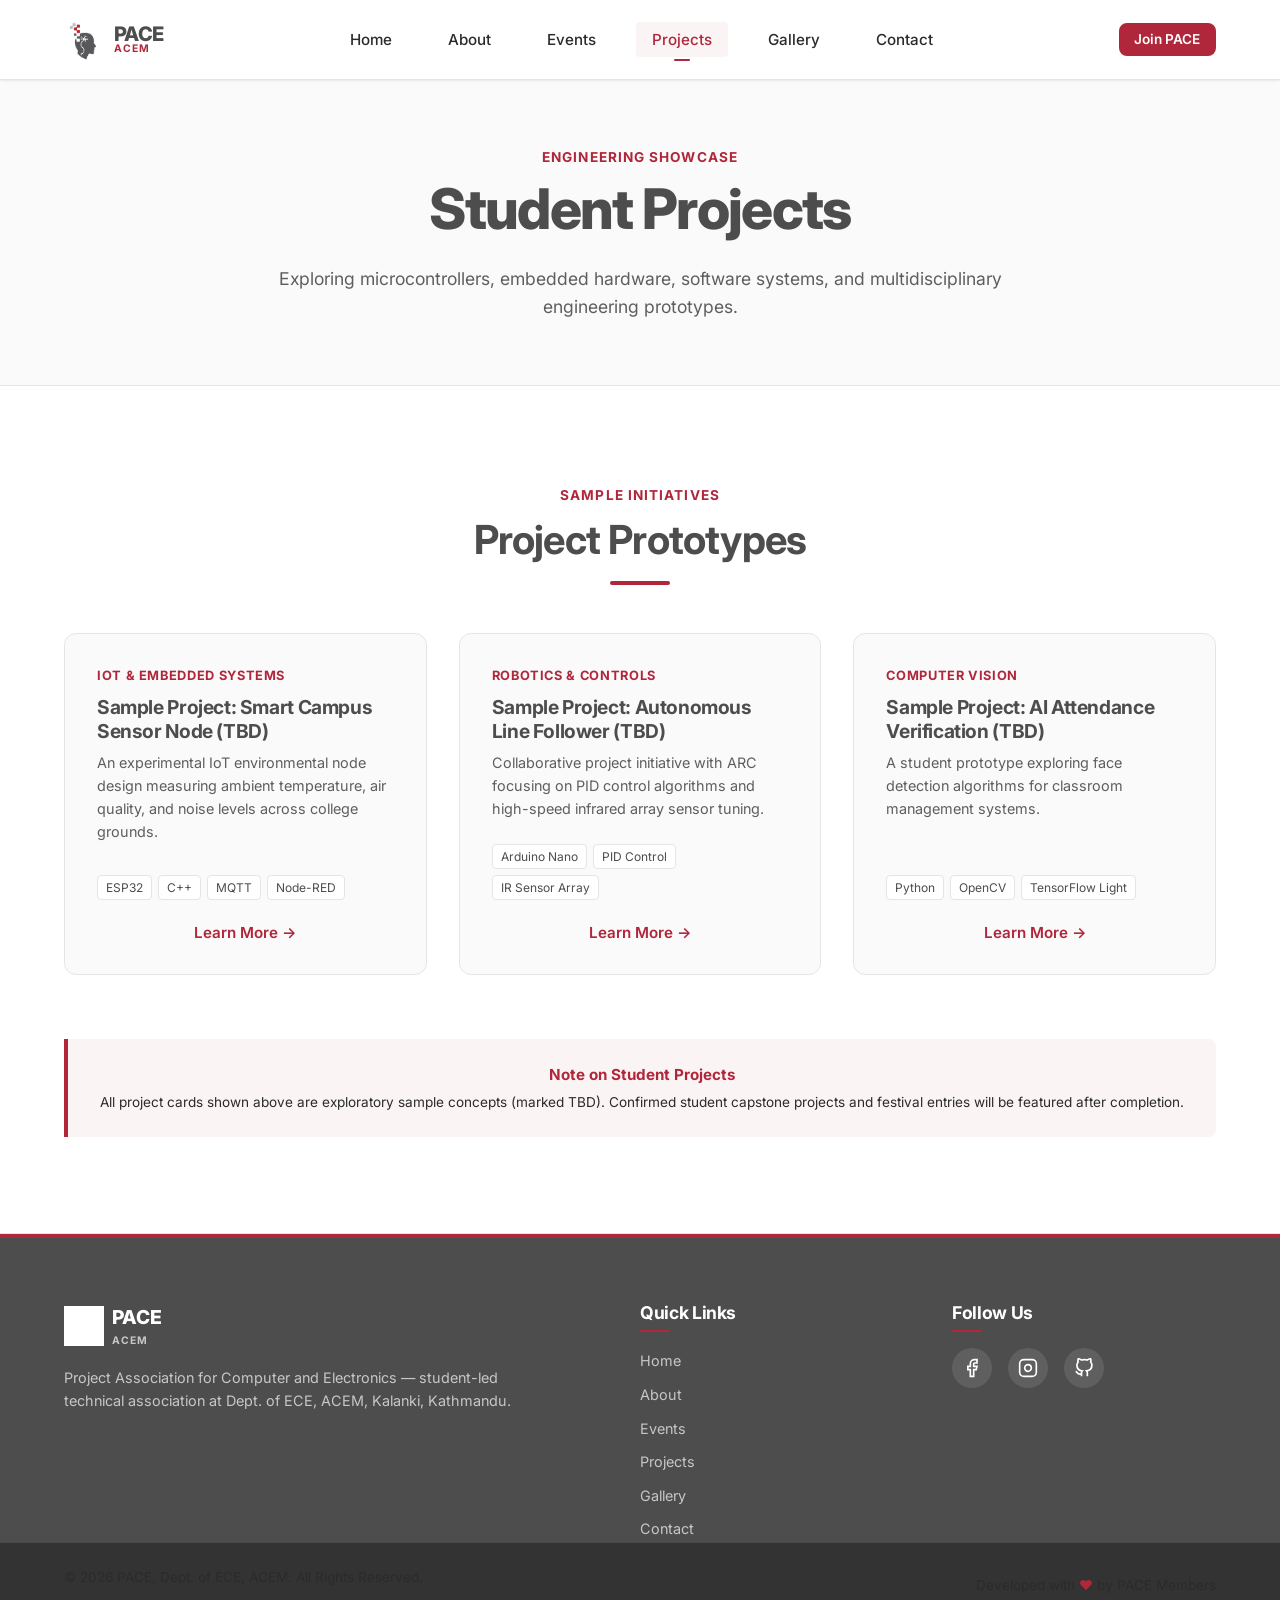
<file: projects.html>
<!DOCTYPE html>
<html lang="en">

<head>
  <meta charset="UTF-8">
  <meta name="viewport" content="width=device-width, initial-scale=1.0">
  <title>Projects — PACE | Department of ECE, ACEM</title>

  <!-- SEO Meta Tags -->
  <meta name="description"
    content="Discover student engineering projects, IoT prototypes, and robotics hardware initiatives developed by PACE members at ACEM.">
  <meta name="author" content="PACE ACEM">

  <!-- Google Fonts -->
  <link rel="preconnect" href="https://fonts.googleapis.com">
  <link rel="preconnect" href="https://fonts.gstatic.com" crossorigin>
  <link href="https://fonts.googleapis.com/css2?family=Inter:wght@300;400;500;600;700;800&display=swap"
    rel="stylesheet">

  <!-- Favicon -->
   <link rel="icon" href="assets/icons/favicon_io/favicon.ico" sizes="any">
  <link rel="icon" type="image/png" sizes="32x32" href="assets/icons/favicon_io/favicon-32x32.png">
  <link rel="icon" type="image/png" sizes="16x16" href="assets/icons/favicon_io/favicon-16x16.png">
  <link rel="apple-touch-icon" sizes="180x180" href="assets/icons/favicon_io/apple-touch-icon.png">
  <link rel="manifest" href="assets/icons/favicon_io/site.webmanifest">
  <!-- Stylesheet -->
  <link rel="stylesheet" href="css/main.css">
</head>

<body data-page="projects">

  <!-- Navigation Header -->
  <header class="navbar-header">
    <div class="nav-container">
      <a href="index.html" class="nav-brand" aria-label="PACE Home">
        <img src="assets/logos/paceofficallogo.png" alt="PACE Logo" class="nav-logo">
        <div class="brand-text">
          <span class="brand-title">PACE</span>
          <span class="brand-subtitle">ACEM</span>
        </div>
      </a>

      <nav class="nav-menu" id="navMenu" aria-label="Main Navigation">
        <ul class="nav-list">
          <li class="nav-item"><a href="index.html" class="nav-link">Home</a></li>
          <li class="nav-item"><a href="about.html" class="nav-link">About</a></li>
          <li class="nav-item"><a href="events.html" class="nav-link">Events</a></li>
          <li class="nav-item"><a href="projects.html" class="nav-link active">Projects</a></li>
          <li class="nav-item"><a href="gallery.html" class="nav-link">Gallery</a></li>
          <li class="nav-item"><a href="contact.html" class="nav-link">Contact</a></li>
        </ul>
      </nav>

      <div class="nav-actions">
        <a href="about.html#membership" class="btn btn-sm btn-primary">Join PACE</a>
        <button class="hamburger-menu" id="hamburgerBtn" aria-expanded="false" aria-controls="navMenu"
          aria-label="Toggle menu">
          <span class="bar"></span>
          <span class="bar"></span>
          <span class="bar"></span>
        </button>
      </div>
    </div>
  </header>

  <main>
    <!-- Projects Hero Banner -->
    <section class="hero-section" style="padding: var(--space-2xl) 0;">
      <div class="container" style="text-align: center;">
        <span class="section-tag">Engineering Showcase</span>
        <h1 class="hero-title">Student Projects</h1>
        <p class="hero-subtitle" style="max-width: 750px; margin: 0 auto;">
          Exploring microcontrollers, embedded hardware, software systems, and multidisciplinary engineering prototypes.
        </p>
      </div>
    </section>

    <!-- Projects Grid Section -->
    <section class="projects-section">
      <div class="container">
        <div class="section-header">
          <span class="section-tag">Sample Initiatives</span>
          <h2 class="section-title">Project Prototypes</h2>
          <div class="section-divider"></div>
        </div>

        <div class="projects-grid" id="projectsGrid">
          <!-- Dynamically populated via js/pages/projects.js reading data/projects.json -->
        </div>

        <div class="membership-note-card" style="margin-top: var(--space-2xl); text-align: center;">
          <div class="membership-note-title">Note on Student Projects</div>
          <p class="membership-note-text">
            All project cards shown above are exploratory sample concepts (marked TBD). Confirmed student capstone projects and festival entries will be featured after completion.
          </p>
        </div>
      </div>
    </section>
  </main>

  <!-- Footer -->
  <footer class="footer">
    <div class="container footer-container">
      <div class="footer-brand-section">
        <a href="index.html" class="footer-logo-wrapper" aria-label="PACE Home">
          <img src="assets/logos/paceofficallogo.png" alt="PACE Logo" class="footer-logo">
          <div class="footer-logo-text">
            <span class="footer-logo-title">PACE</span>
            <span class="footer-logo-subtitle">ACEM</span>
          </div>
        </a>
        <p class="footer-desc">Project Association for Computer and Electronics — student-led technical association at Dept. of ECE, ACEM, Kalanki, Kathmandu.</p>
      </div>

      <div class="footer-nav-section">
        <h4 class="footer-heading">Quick Links</h4>
        <ul class="footer-links-list">
          <li><a href="index.html">Home</a></li>
          <li><a href="about.html">About</a></li>
          <li><a href="events.html">Events</a></li>
          <li><a href="projects.html">Projects</a></li>
          <li><a href="gallery.html">Gallery</a></li>
          <li><a href="contact.html">Contact</a></li>
        </ul>
      </div>

      <div class="footer-social-section">
        <h4 class="footer-heading">Follow Us</h4>
        <div class="social-icons-wrapper">
          <a href="https://www.facebook.com/" target="_blank" rel="noopener noreferrer" class="social-icon-btn" aria-label="Facebook">
            <svg xmlns="http://www.w3.org/2000/svg" width="20" height="20" viewBox="0 0 24 24" fill="none" stroke="currentColor" stroke-width="2"><path d="M18 2h-3a5 5 0 0 0-5 5v3H7v4h3v8h4v-8h3l1-4h-4V7a1 1 0 0 1 1-1h3z"></path></svg>
          </a>
          <a href="https://www.instagram.com/pace_acem/" target="_blank" rel="noopener noreferrer" class="social-icon-btn" aria-label="Instagram">
            <svg xmlns="http://www.w3.org/2000/svg" width="20" height="20" viewBox="0 0 24 24" fill="none" stroke="currentColor" stroke-width="2"><rect x="2" y="2" width="20" height="20" rx="5" ry="5"></rect><path d="M16 11.37A4 4 0 1 1 12.63 8 4 4 0 0 1 16 11.37z"></path><line x1="17.5" y1="6.5" x2="17.51" y2="6.5"></line></svg>
          </a>
          <a href="#" class="social-icon-btn" aria-label="GitHub (Placeholder)">
            <svg xmlns="http://www.w3.org/2000/svg" width="20" height="20" viewBox="0 0 24 24" fill="none" stroke="currentColor" stroke-width="2"><path d="M9 19c-5 1.5-5-2.5-7-3m14 6v-3.87a3.37 3.37 0 0 0-.94-2.61c3.14-.35 6.44-1.54 6.44-7A5.44 5.44 0 0 0 20 4.77 5.07 5.07 0 0 0 19.91 1S18.73.65 16 2.48a13.38 13.38 0 0 0-7 0C6.27.65 5.09 1 5.09 1A5.07 5.07 0 0 0 5 4.77a5.44 5.44 0 0 0-1.5 3.78c0 5.42 3.3 6.61 6.44 7A3.37 3.37 0 0 0 9 18.13V22"></path></svg>
          </a>
        </div>
      </div>
    </div>

    <div class="footer-bottom">
      <div class="container footer-bottom-container">
        <p class="copyright-text">&copy; <span id="copyrightYear">2026</span> PACE, Dept. of ECE, ACEM. All Rights Reserved.</p>
        <p class="credit-text">Developed with <span class="heart-icon">&hearts;</span> by PACE Members</p>
      </div>
    </div>
  </footer>

  <script type="module" src="js/main.js"></script>
</body>

</html>
</file>
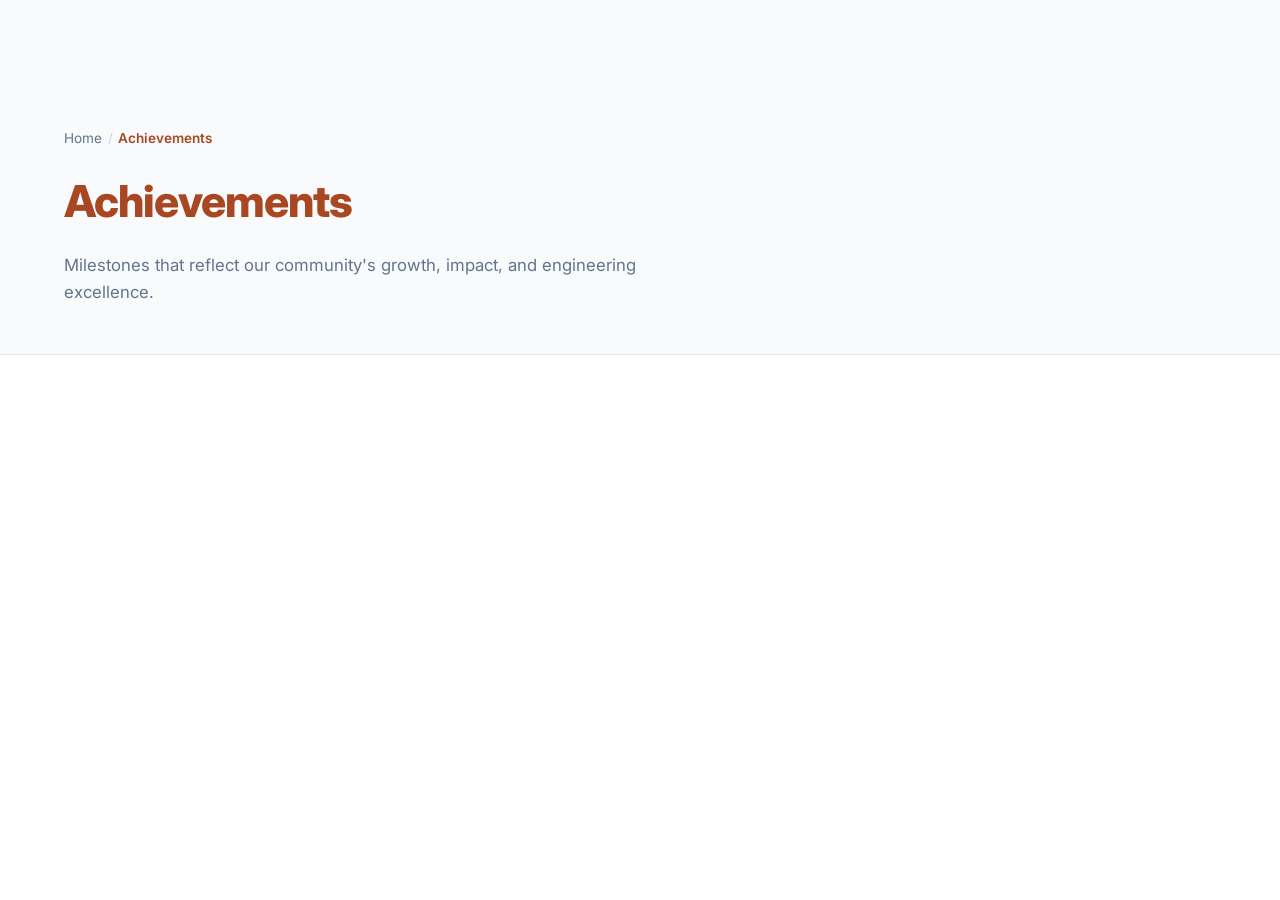
<file: pages/achievements.html>
<!DOCTYPE html>
<html lang="en">
<head>
  <meta charset="UTF-8">
  <meta name="viewport" content="width=device-width, initial-scale=1.0">
  <title>Achievements — PACE | ACEM</title>
  <meta name="description" content="PACE milestones, competition participation, and community achievements at ACEM.">
  <link rel="preconnect" href="https://fonts.googleapis.com">
  <link rel="preconnect" href="https://fonts.gstatic.com" crossorigin>
  <link href="https://fonts.googleapis.com/css2?family=Inter:wght@300;400;500;600;700;800&display=swap" rel="stylesheet">
  <link rel="icon" href="../assets/icons/favicon_io/favicon.ico">
  <link rel="stylesheet" href="../css/styles.css">
</head>
<body data-page="achievements" data-base="../">
  <div id="site-nav"></div>
  <main>
    <div id="pageHero"></div>

    <section class="section">
      <div class="container">
        <div class="feature-grid" id="achievementsGrid"></div>
      </div>
    </section>
  </main>
  <div id="site-footer"></div>
  <script src="../js/data.js"></script>
  <script src="../js/components.js"></script>
  <script>
    document.getElementById("pageHero").innerHTML = renderPageHero("Achievements", "Milestones that reflect our community's growth, impact, and engineering excellence.");
  </script>
  <script src="../js/main.js"></script>
</body>
</html>
</file>
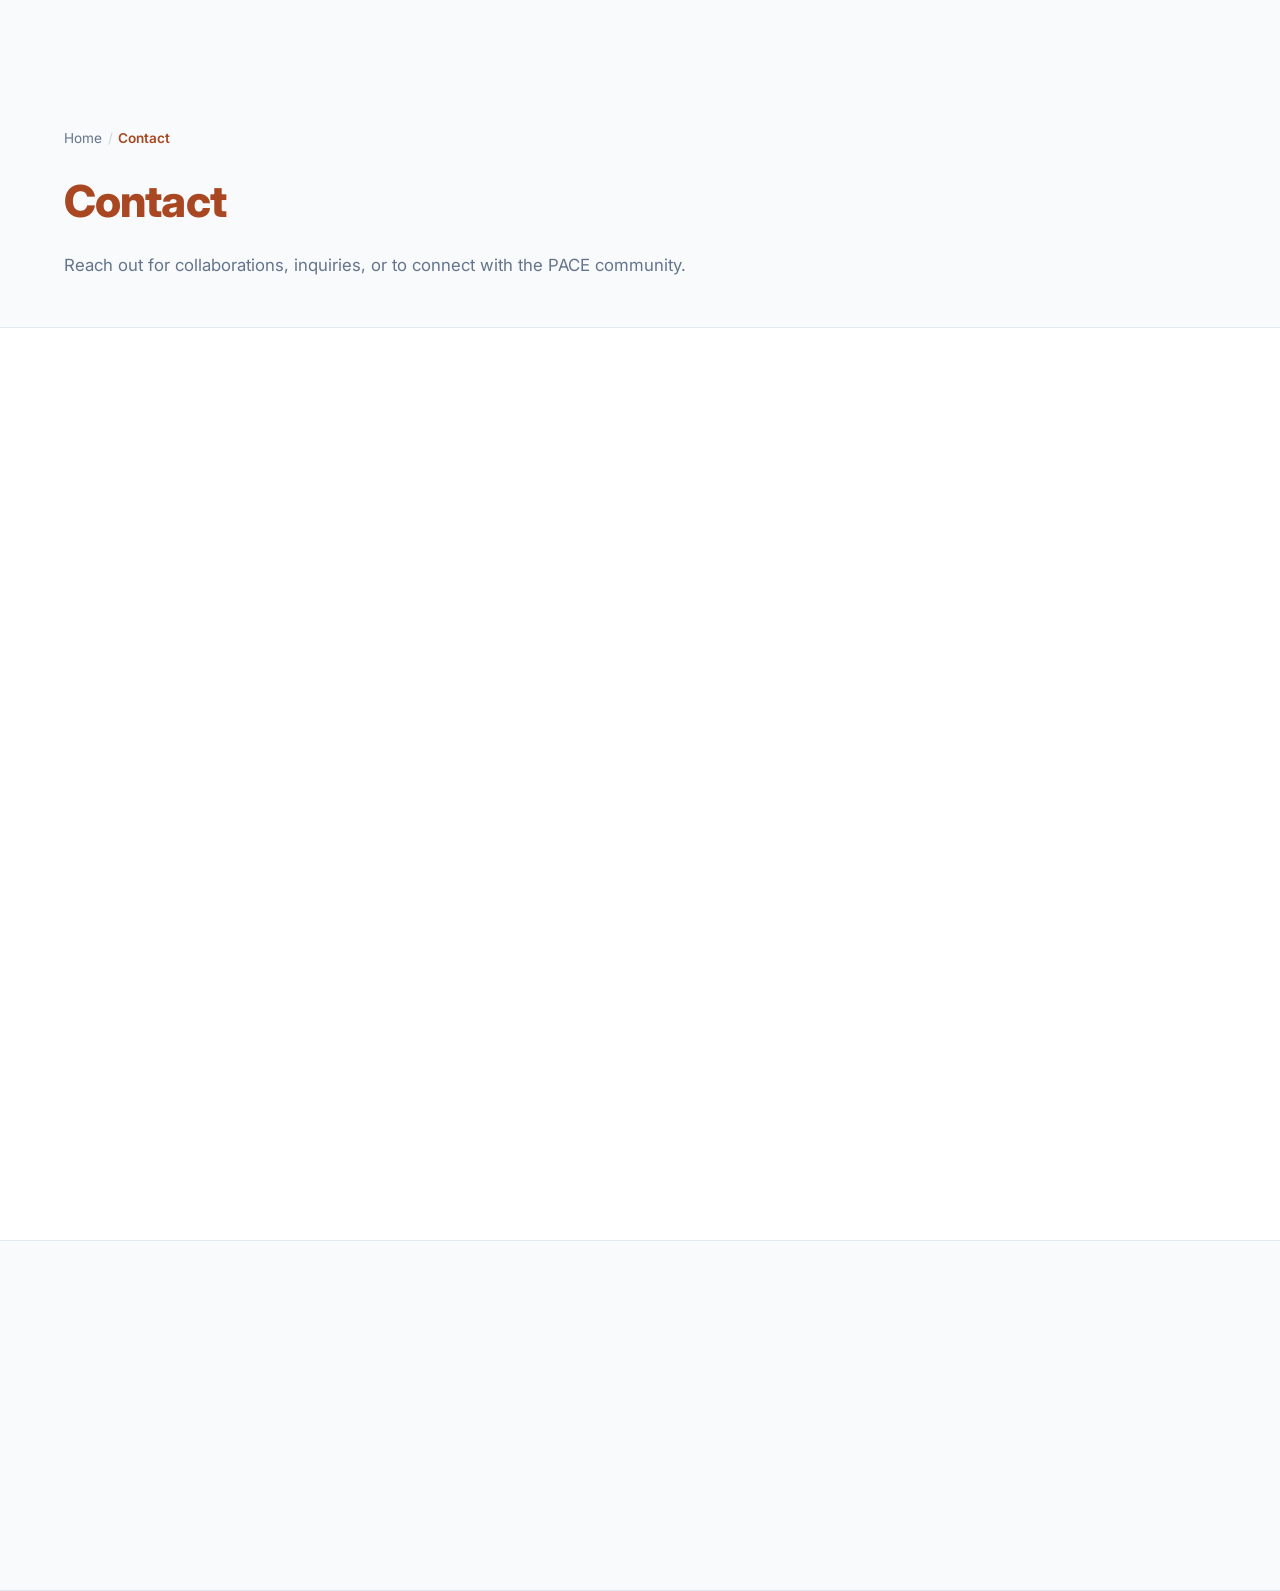
<file: pages/contact.html>
<!DOCTYPE html>
<html lang="en">
<head>
  <meta charset="UTF-8">
  <meta name="viewport" content="width=device-width, initial-scale=1.0">
  <title>Contact — PACE | ACEM</title>
  <meta name="description" content="Get in touch with PACE at ACEM. Contact form, location, email, and frequently asked questions.">
  <link rel="preconnect" href="https://fonts.googleapis.com">
  <link rel="preconnect" href="https://fonts.gstatic.com" crossorigin>
  <link href="https://fonts.googleapis.com/css2?family=Inter:wght@300;400;500;600;700;800&display=swap" rel="stylesheet">
  <link rel="icon" href="../assets/icons/favicon_io/favicon.ico">
  <link rel="stylesheet" href="../css/styles.css">
</head>
<body data-page="contact" data-base="../">
  <div id="site-nav"></div>
  <main>
    <div id="pageHero"></div>

    <section class="section">
      <div class="container">
        <div class="contact-layout">
          <div class="contact-info-panel reveal">
            <div class="info-block">
              <h3>Office Location</h3>
              <p>Department of Computer and Electronics Engineering<br>Advanced College of Engineering and Management (ACEM)<br>Bhuwaneshwari Marg, Kalanki-14, Kathmandu, Nepal</p>
            </div>
            <div class="info-block">
              <h3>Contact Details</h3>
              <p>Email: <a href="mailto:info@acem.edu.np" class="contact-link">info@acem.edu.np</a><br>Phone: +977-1-XXXXXXX</p>
            </div>
            <div class="map-placeholder-box">
              <div class="map-visual-simulation" aria-hidden="true">
                <svg viewBox="0 0 400 200" fill="none" class="simulated-map-svg">
                  <path d="M 0 50 Q 200 40 400 60 M 0 150 Q 150 160 400 130 M 100 0 L 120 200 M 300 0 L 280 200" stroke="#E2E8F0" stroke-width="4"/>
                  <circle cx="200" cy="90" r="6" fill="#2563EB"/>
                </svg>
                <div class="map-overlay-info">
                  <span class="map-location-title">Advanced College of Engineering &amp; Management</span>
                  <span class="map-location-coords">Kalanki, Kathmandu</span>
                </div>
              </div>
              <div class="map-cta-bar">
                <a href="https://www.google.com/maps/search/?api=1&query=Advanced+College+of+Engineering+and+Management+Kalanki+Kathmandu" target="_blank" rel="noopener noreferrer" class="btn btn-sm btn-outline">Open in Google Maps</a>
              </div>
            </div>
            <div class="social-icons-wrapper">
              <a href="https://www.facebook.com/" target="_blank" rel="noopener noreferrer" class="social-icon-btn" aria-label="Facebook" style="background:var(--color-surface); color:var(--color-primary); border:1px solid var(--color-border);">
                <svg width="20" height="20" viewBox="0 0 24 24" fill="none" stroke="currentColor" stroke-width="2"><path d="M18 2h-3a5 5 0 0 0-5 5v3H7v4h3v8h4v-8h3l1-4h-4V7a1 1 0 0 1 1-1h3z"/></svg>
              </a>
              <a href="https://www.instagram.com/pace_acem/" target="_blank" rel="noopener noreferrer" class="social-icon-btn" aria-label="Instagram" style="background:var(--color-surface); color:var(--color-primary); border:1px solid var(--color-border);">
                <svg width="20" height="20" viewBox="0 0 24 24" fill="none" stroke="currentColor" stroke-width="2"><rect x="2" y="2" width="20" height="20" rx="5"/><path d="M16 11.37A4 4 0 1 1 12.63 8 4 4 0 0 1 16 11.37z"/></svg>
              </a>
              <a href="https://github.com/" target="_blank" rel="noopener noreferrer" class="social-icon-btn" aria-label="GitHub" style="background:var(--color-surface); color:var(--color-primary); border:1px solid var(--color-border);">
                <svg width="20" height="20" viewBox="0 0 24 24" fill="none" stroke="currentColor" stroke-width="2"><path d="M9 19c-5 1.5-5-2.5-7-3m14 6v-3.87a3.37 3.37 0 0 0-.94-2.61c3.14-.35 6.44-1.54 6.44-7A5.44 5.44 0 0 0 20 4.77 5.07 5.07 0 0 0 19.91 1S18.73.65 16 2.48a13.38 13.38 0 0 0-7 0C6.27.65 5.09 1 5.09 1A5.07 5.07 0 0 0 5 4.77a5.44 5.44 0 0 0-1.5 3.78c0 5.42 3.3 6.61 6.44 7A3.37 3.37 0 0 0 9 18.13V22"/></svg>
              </a>
            </div>
          </div>

          <div class="contact-form-panel reveal">
            <h3 class="form-title">Send a Message</h3>
            <p class="form-subtitle">For workshop inquiries, collaborations, or general questions.</p>
            <form id="contactForm" class="contact-form" action="#" method="POST">
              <div class="form-group">
                <label for="form-name">Full Name</label>
                <input type="text" id="form-name" name="name" required placeholder="Your name">
              </div>
              <div class="form-group">
                <label for="form-email">Email Address</label>
                <input type="email" id="form-email" name="email" required placeholder="you@example.com">
              </div>
              <div class="form-group">
                <label for="form-subject">Subject</label>
                <input type="text" id="form-subject" name="subject" required placeholder="How can we help?">
              </div>
              <div class="form-group">
                <label for="form-message">Message</label>
                <textarea id="form-message" name="message" rows="5" required placeholder="Your message..."></textarea>
              </div>
              <button type="submit" class="btn btn-primary btn-block">Send Message</button>
            </form>
          </div>
        </div>
      </div>
    </section>

    <section class="section section-alt">
      <div class="container">
        <div class="section-header reveal">
          <span class="section-tag">FAQ</span>
          <h2 class="section-title">Frequently Asked Questions</h2>
          <div class="section-divider"></div>
        </div>
        <div id="contactFaq"></div>
      </div>
    </section>
  </main>
  <div id="site-footer"></div>
  <script src="../js/data.js"></script>
  <script src="../js/components.js"></script>
  <script>
    document.getElementById("pageHero").innerHTML = renderPageHero("Contact", "Reach out for collaborations, inquiries, or to connect with the PACE community.");
  </script>
  <script src="../js/main.js"></script>
</body>
</html>
</file>
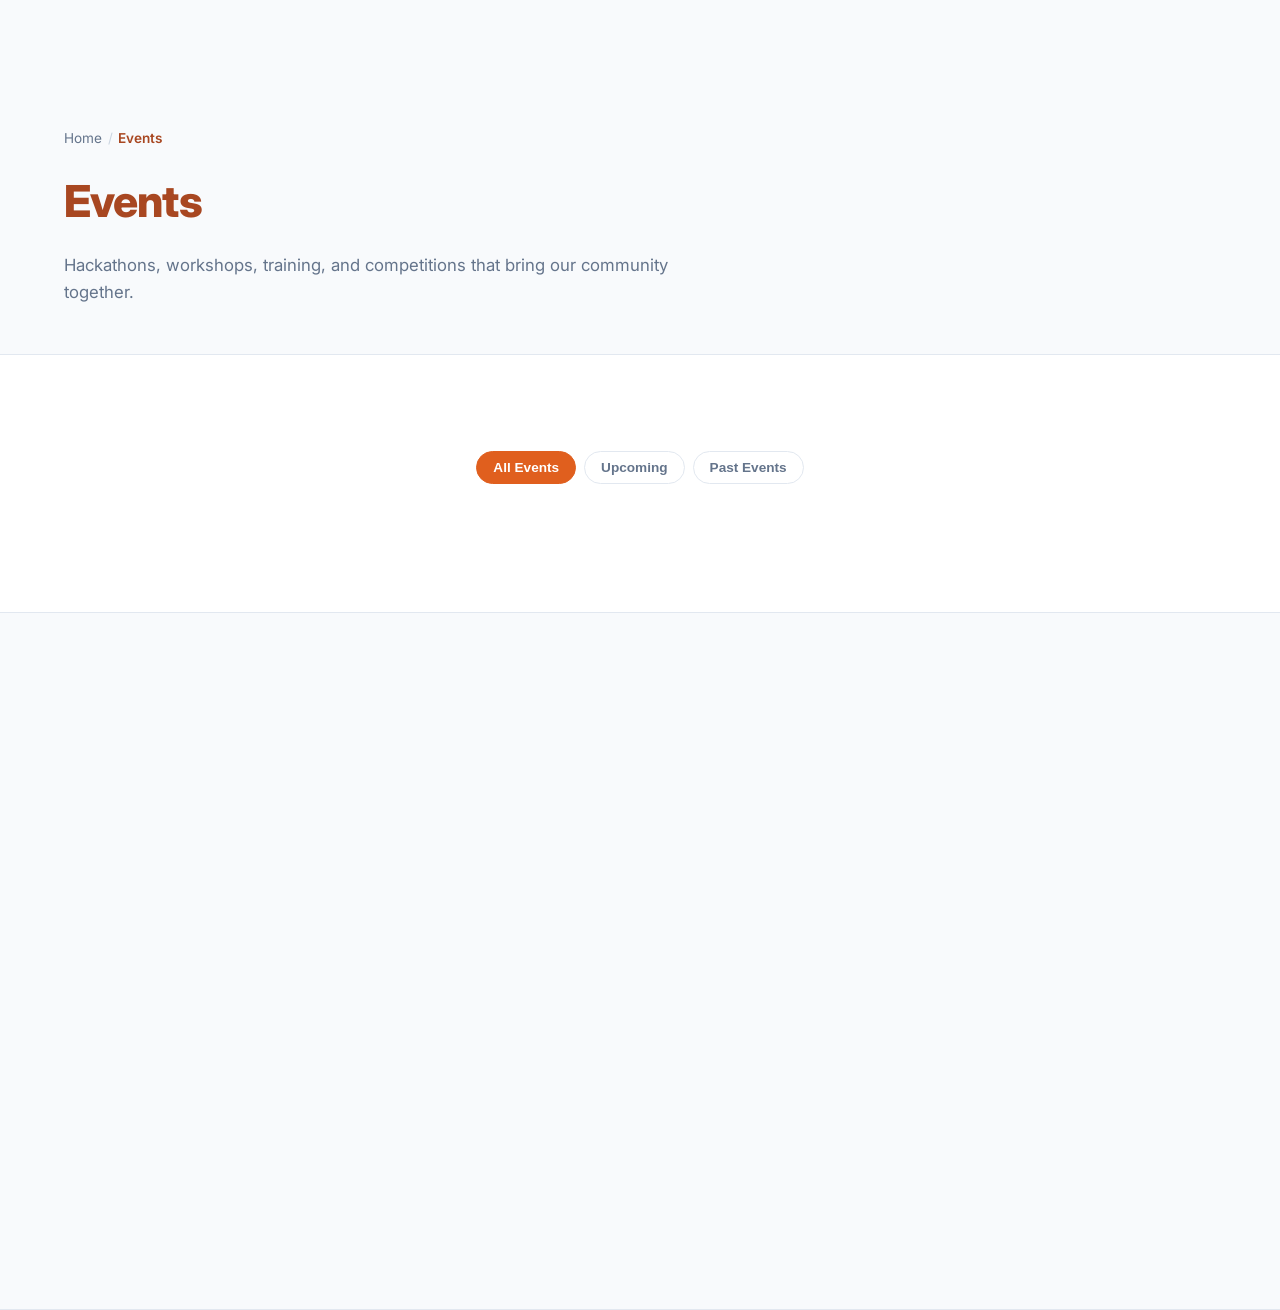
<file: pages/events.html>
<!DOCTYPE html>
<html lang="en">
<head>
  <meta charset="UTF-8">
  <meta name="viewport" content="width=device-width, initial-scale=1.0">
  <title>Events — PACE | ACEM</title>
  <meta name="description" content="Explore upcoming and past PACE events including hackathons, workshops, training sessions, and guest lectures.">
  <link rel="preconnect" href="https://fonts.googleapis.com">
  <link rel="preconnect" href="https://fonts.gstatic.com" crossorigin>
  <link href="https://fonts.googleapis.com/css2?family=Inter:wght@300;400;500;600;700;800&display=swap" rel="stylesheet">
  <link rel="icon" href="../assets/icons/favicon_io/favicon.ico">
  <link rel="stylesheet" href="../css/styles.css">
</head>
<body data-page="events" data-base="../">
  <div id="site-nav"></div>
  <main>
    <div id="pageHero"></div>

    <section class="section">
      <div class="container">
        <div class="filter-bar" data-tabs>
          <button class="filter-btn active" data-event-filter="all">All Events</button>
          <button class="filter-btn" data-event-filter="upcoming">Upcoming</button>
          <button class="filter-btn" data-event-filter="past">Past Events</button>
        </div>

        <div class="cards-grid" id="eventsPageGrid"></div>
      </div>
    </section>

    <section class="section section-alt">
      <div class="container">
        <div class="section-header reveal">
          <span class="section-tag">Event Types</span>
          <h2 class="section-title">What We Organize</h2>
          <div class="section-divider"></div>
        </div>
        <div class="feature-grid">
          <div class="feature-card reveal"><h3 class="feature-card-title">Hackathons</h3><p class="feature-card-text">Intensive build sessions where teams prototype solutions under time constraints.</p></div>
          <div class="feature-card reveal"><h3 class="feature-card-title">Workshops</h3><p class="feature-card-text">Hands-on sessions covering embedded systems, programming, and system design.</p></div>
          <div class="feature-card reveal"><h3 class="feature-card-title">Training</h3><p class="feature-card-text">Structured skill-building programs for competitions and technical festivals.</p></div>
          <div class="feature-card reveal"><h3 class="feature-card-title">Competitions</h3><p class="feature-card-text">Internal and external contests that challenge engineering problem-solving.</p></div>
          <div class="feature-card reveal"><h3 class="feature-card-title">Guest Sessions</h3><p class="feature-card-text">Talks and seminars from faculty, alumni, and industry professionals.</p></div>
          <div class="feature-card reveal"><h3 class="feature-card-title">Collaborations</h3><p class="feature-card-text">Joint events with ACEM clubs like ARC and other technical communities.</p></div>
        </div>
      </div>
    </section>
  </main>
  <div id="site-footer"></div>
  <script src="../js/data.js"></script>
  <script src="../js/components.js"></script>
  <script>
    document.getElementById("pageHero").innerHTML = renderPageHero("Events", "Hackathons, workshops, training, and competitions that bring our community together.");
  </script>
  <script src="../js/main.js"></script>
</body>
</html>
</file>
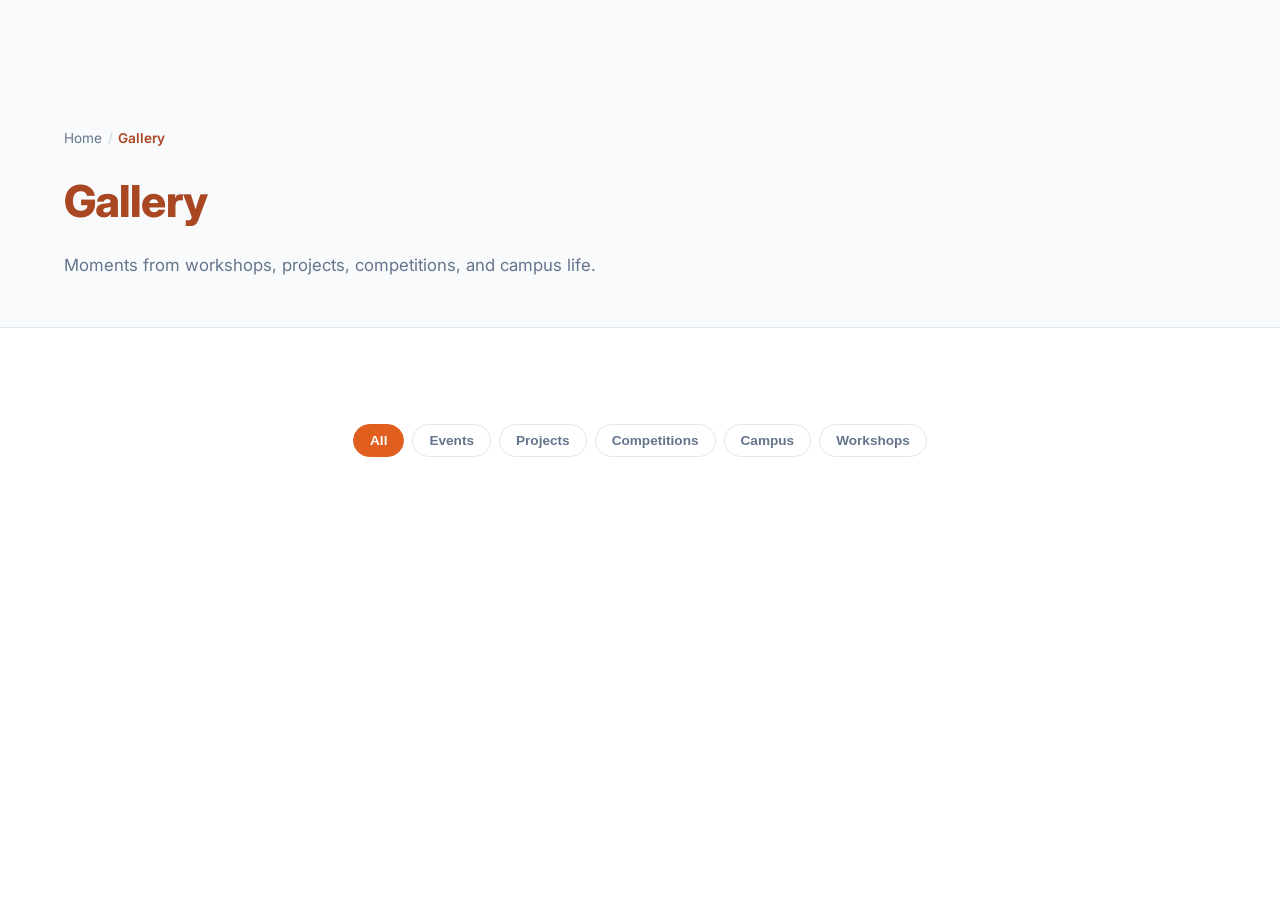
<file: pages/gallery.html>
<!DOCTYPE html>
<html lang="en">
<head>
  <meta charset="UTF-8">
  <meta name="viewport" content="width=device-width, initial-scale=1.0">
  <title>Gallery — PACE | ACEM</title>
  <meta name="description" content="Browse photos from PACE events, projects, workshops, competitions, and campus activities.">
  <link rel="preconnect" href="https://fonts.googleapis.com">
  <link rel="preconnect" href="https://fonts.gstatic.com" crossorigin>
  <link href="https://fonts.googleapis.com/css2?family=Inter:wght@300;400;500;600;700;800&display=swap" rel="stylesheet">
  <link rel="icon" href="../assets/icons/favicon_io/favicon.ico">
  <link rel="stylesheet" href="../css/styles.css">
</head>
<body data-page="gallery" data-base="../">
  <div id="site-nav"></div>
  <main>
    <div id="pageHero"></div>

    <section class="section">
      <div class="container">
        <div class="filter-bar">
          <button class="filter-btn active" data-gallery-filter="all">All</button>
          <button class="filter-btn" data-gallery-filter="events">Events</button>
          <button class="filter-btn" data-gallery-filter="projects">Projects</button>
          <button class="filter-btn" data-gallery-filter="competitions">Competitions</button>
          <button class="filter-btn" data-gallery-filter="campus">Campus</button>
          <button class="filter-btn" data-gallery-filter="workshops">Workshops</button>
        </div>
        <div class="gallery-grid" id="galleryGrid"></div>
      </div>
    </section>
  </main>

  <div class="lightbox" id="lightbox" aria-hidden="true" role="dialog" aria-modal="true">
    <div class="lightbox-content">
      <button class="lightbox-close" aria-label="Close">&times;</button>
      <div class="lightbox-placeholder">Image preview placeholder</div>
      <h3 class="lightbox-title"></h3>
    </div>
  </div>

  <div id="site-footer"></div>
  <script src="../js/data.js"></script>
  <script src="../js/components.js"></script>
  <script>
    document.getElementById("pageHero").innerHTML = renderPageHero("Gallery", "Moments from workshops, projects, competitions, and campus life.");
  </script>
  <script src="../js/main.js"></script>
</body>
</html>
</file>
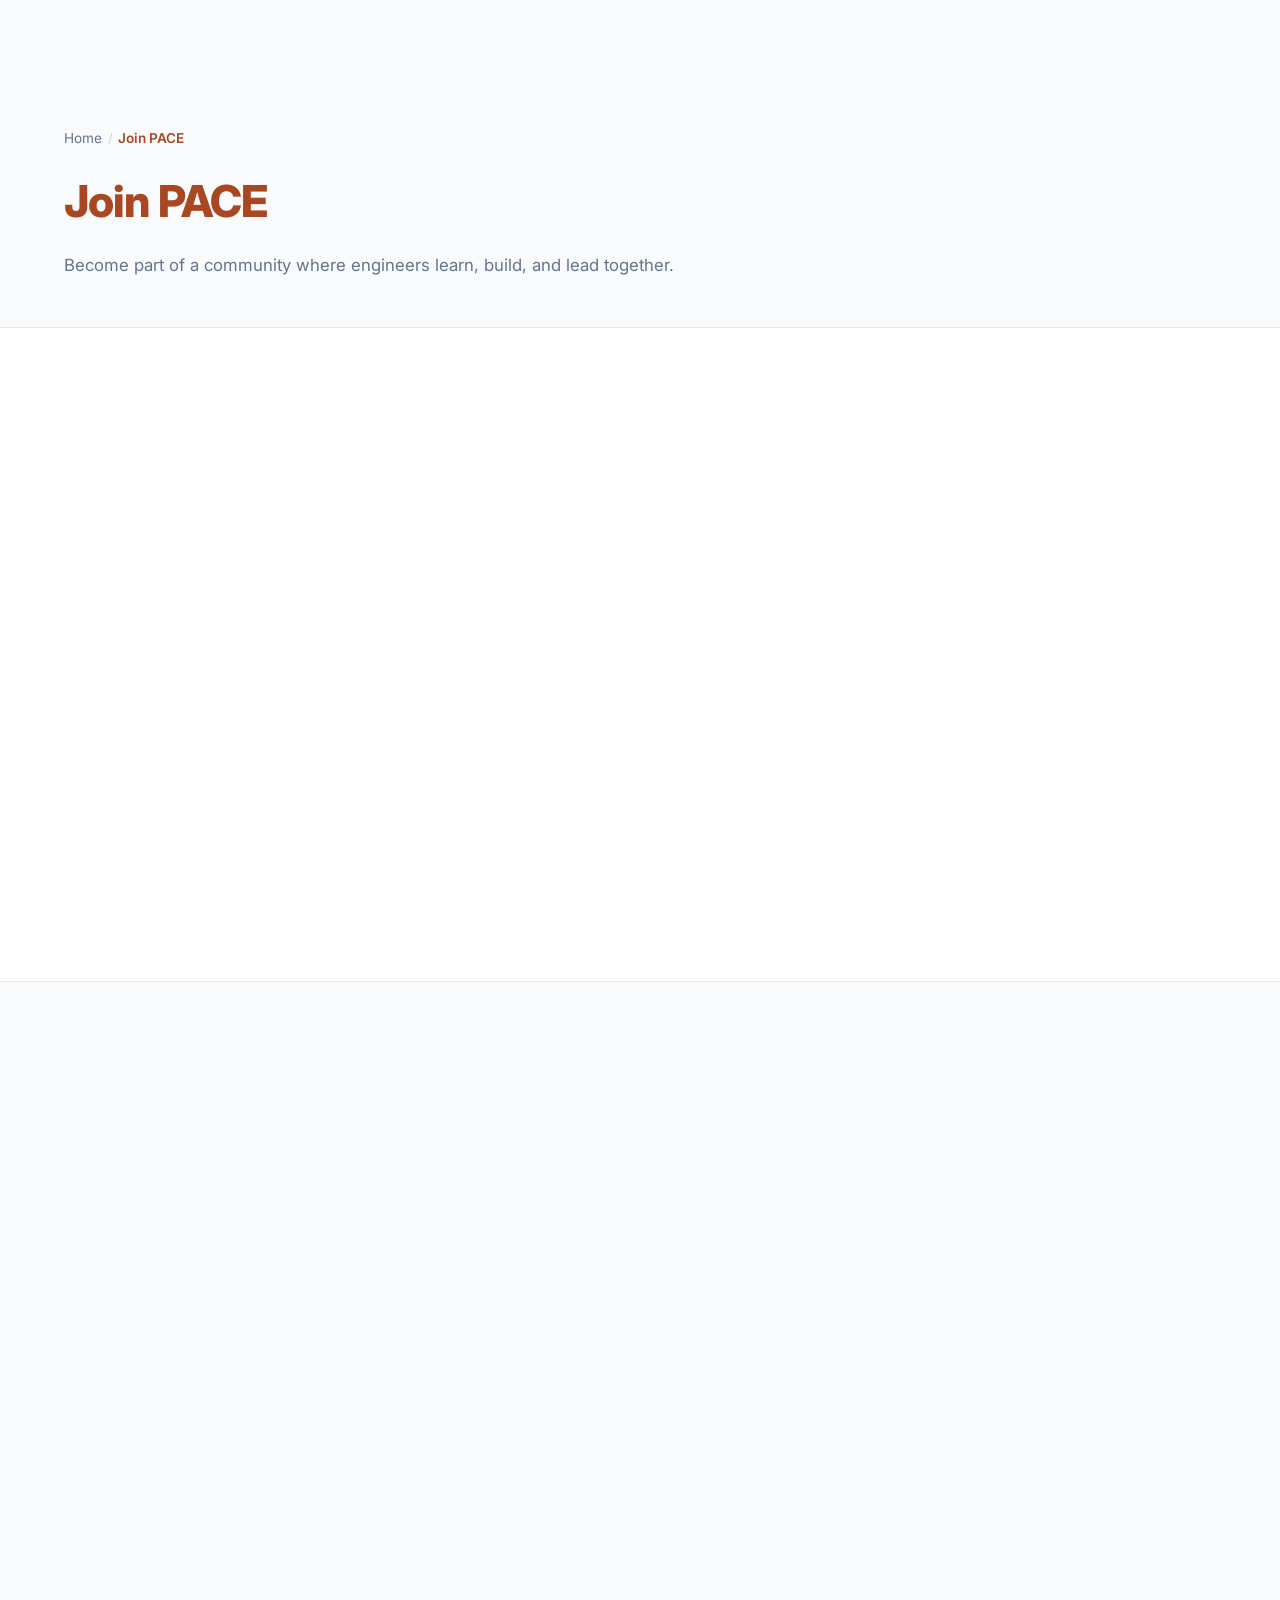
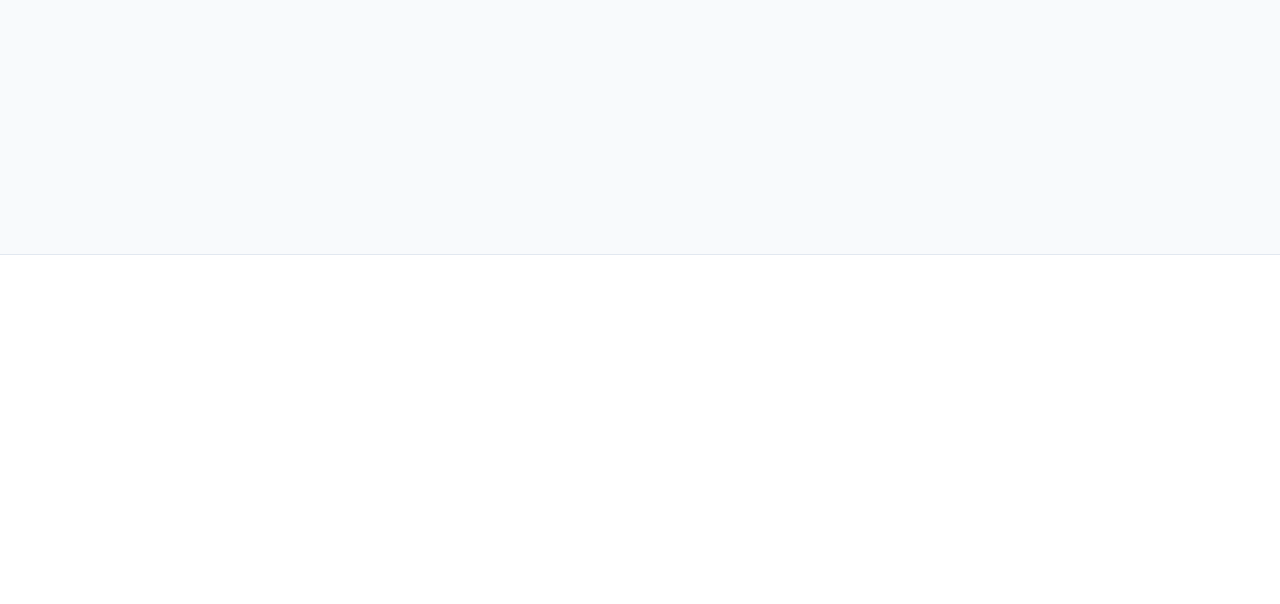
<file: pages/join.html>
<!DOCTYPE html>
<html lang="en">
<head>
  <meta charset="UTF-8">
  <meta name="viewport" content="width=device-width, initial-scale=1.0">
  <title>Join PACE — ACEM</title>
  <meta name="description" content="Join PACE at ACEM. Learn about membership benefits, the application process, and become part of our engineering community.">
  <link rel="preconnect" href="https://fonts.googleapis.com">
  <link rel="preconnect" href="https://fonts.gstatic.com" crossorigin>
  <link href="https://fonts.googleapis.com/css2?family=Inter:wght@300;400;500;600;700;800&display=swap" rel="stylesheet">
  <link rel="icon" href="../assets/icons/favicon_io/favicon.ico">
  <link rel="stylesheet" href="../css/styles.css">
</head>
<body data-page="join" data-base="../">
  <div id="site-nav"></div>
  <main>
    <div id="pageHero"></div>

    <section class="section">
      <div class="container">
        <div class="about-content">
          <div class="content-block reveal">
            <h2>Why Join PACE?</h2>
            <p>Engineering education extends beyond textbooks. PACE gives you a space to build real projects, learn from peers, compete nationally, and grow as a leader — all within a supportive community at ACEM.</p>
            <ul class="benefits-list">
              <li>Hands-on workshops in software, electronics, and embedded systems</li>
              <li>Project teams with mentorship and portfolio-building opportunities</li>
              <li>Competition preparation for national and international tech festivals</li>
              <li>Leadership roles that develop responsibility and initiative</li>
              <li>Collaboration with faculty, alumni, and industry partners</li>
              <li>A community of curious, disciplined, and creative engineers</li>
            </ul>
          </div>
          <div class="about-meta-box reveal">
            <div class="meta-item">
              <span class="meta-label">Step 1</span>
              <span class="meta-value">Express your interest via the form below</span>
            </div>
            <div class="meta-item">
              <span class="meta-label">Step 2</span>
              <span class="meta-value">Attend an orientation session</span>
            </div>
            <div class="meta-item">
              <span class="meta-label">Step 3</span>
              <span class="meta-value">Participate in an introductory activity</span>
            </div>
            <div class="meta-item">
              <span class="meta-label">Step 4</span>
              <span class="meta-value">Become an active PACE member</span>
            </div>
          </div>
        </div>
      </div>
    </section>

    <section class="section section-alt">
      <div class="container">
        <div class="contact-form-panel reveal" style="max-width:640px; margin:0 auto;">
          <h3 class="form-title">Apply to Join</h3>
          <p class="form-subtitle">Tell us about yourself and why you'd like to join PACE.</p>
          <form id="contactForm" class="contact-form" action="#" method="POST">
            <div class="form-group">
              <label for="form-name">Full Name</label>
              <input type="text" id="form-name" name="name" required placeholder="Your name">
            </div>
            <div class="form-group">
              <label for="form-email">Email Address</label>
              <input type="email" id="form-email" name="email" required placeholder="you@example.com">
            </div>
            <div class="form-group">
              <label for="form-year">Year of Study</label>
              <select id="form-year" name="year" required>
                <option value="">Select year</option>
                <option value="1">First Year</option>
                <option value="2">Second Year</option>
                <option value="3">Third Year</option>
                <option value="4">Fourth Year</option>
              </select>
            </div>
            <div class="form-group">
              <label for="form-message">Why do you want to join PACE?</label>
              <textarea id="form-message" name="message" rows="4" required placeholder="Share your interests and goals..."></textarea>
            </div>
            <button type="submit" class="btn btn-primary btn-block">Submit Application</button>
          </form>
        </div>
      </div>
    </section>

    <section class="section">
      <div class="container">
        <div class="section-header reveal">
          <span class="section-tag">FAQ</span>
          <h2 class="section-title">Membership Questions</h2>
          <div class="section-divider"></div>
        </div>
        <div id="joinFaq"></div>
      </div>
    </section>
  </main>
  <div id="site-footer"></div>
  <script src="../js/data.js"></script>
  <script src="../js/components.js"></script>
  <script>
    document.getElementById("pageHero").innerHTML = renderPageHero("Join PACE", "Become part of a community where engineers learn, build, and lead together.");
  </script>
  <script src="../js/main.js"></script>
</body>
</html>
</file>
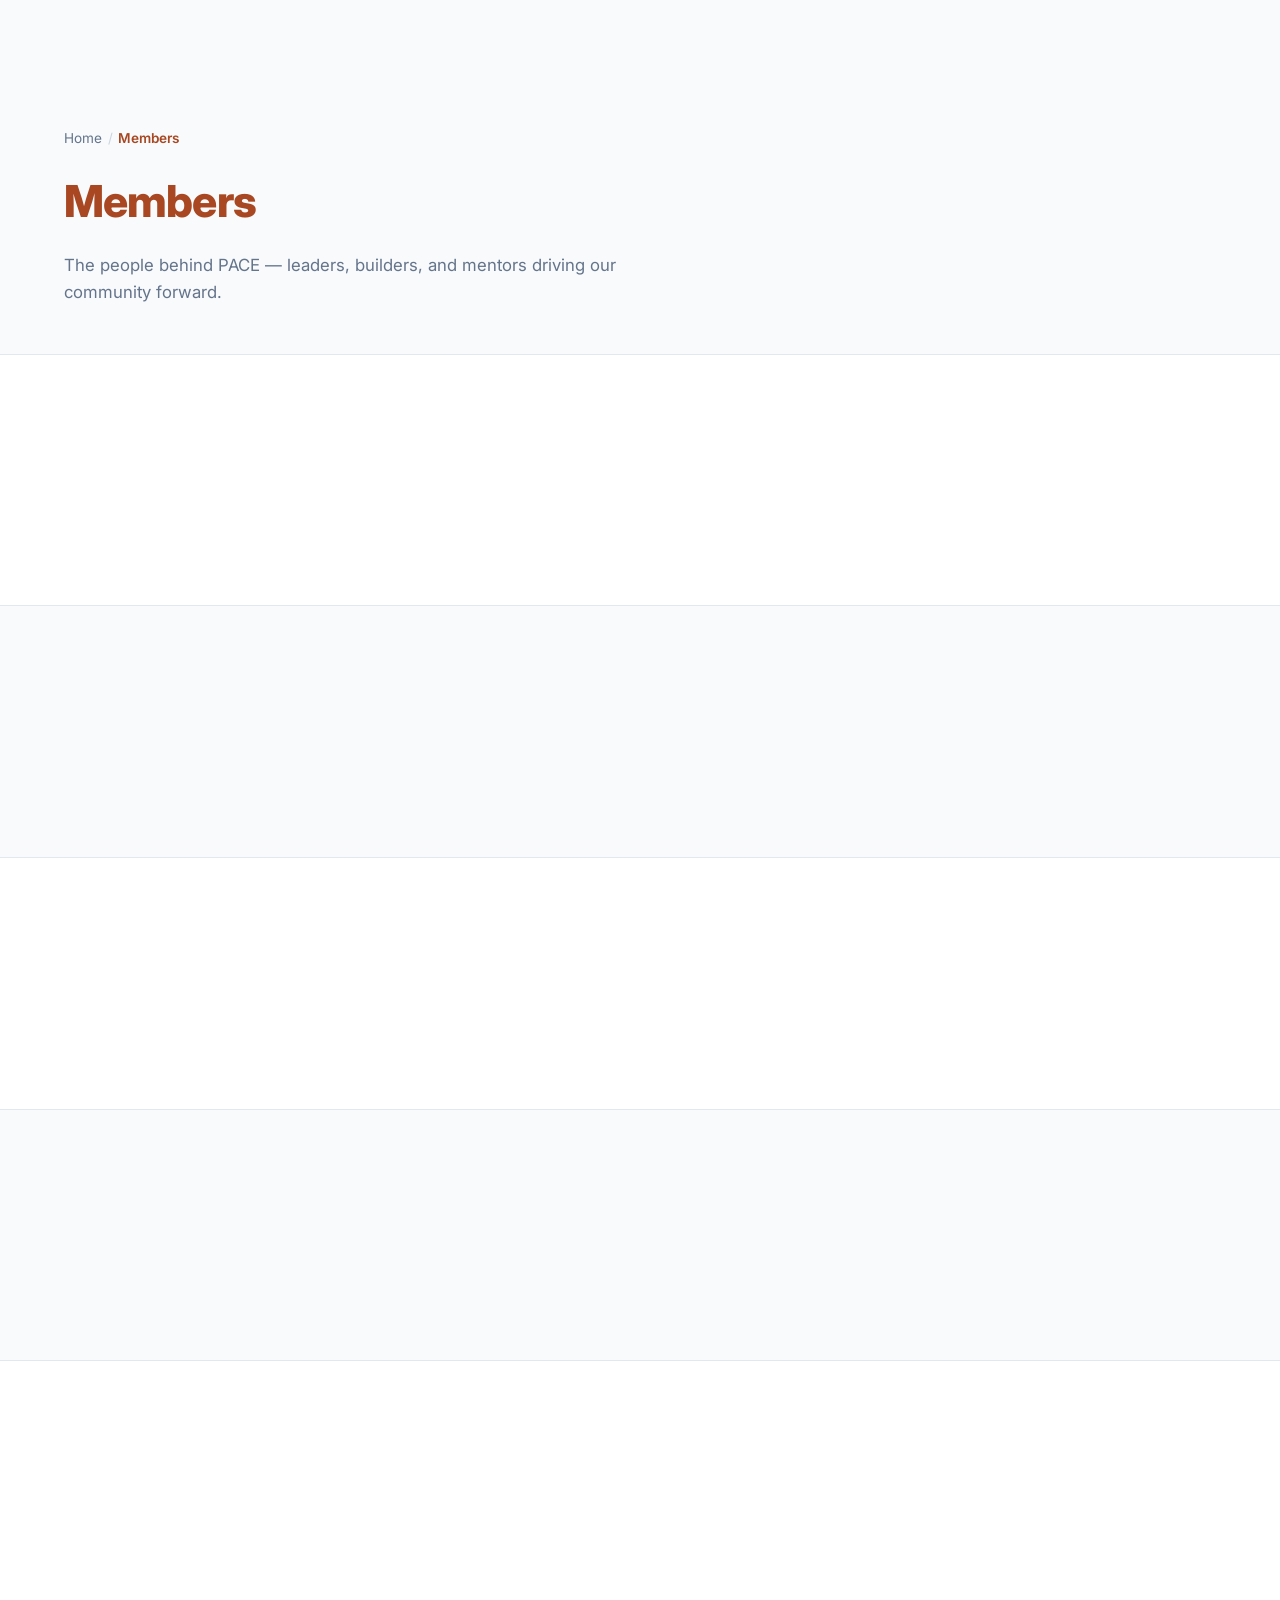
<file: pages/members.html>
<!DOCTYPE html>
<html lang="en">
<head>
  <meta charset="UTF-8">
  <meta name="viewport" content="width=device-width, initial-scale=1.0">
  <title>Members — PACE | ACEM</title>
  <meta name="description" content="Meet the PACE faculty advisors, executive committee, core team, and volunteers at ACEM.">
  <link rel="preconnect" href="https://fonts.googleapis.com">
  <link rel="preconnect" href="https://fonts.gstatic.com" crossorigin>
  <link href="https://fonts.googleapis.com/css2?family=Inter:wght@300;400;500;600;700;800&display=swap" rel="stylesheet">
  <link rel="icon" href="../assets/icons/favicon_io/favicon.ico">
  <link rel="stylesheet" href="../css/styles.css">
</head>
<body data-page="members" data-base="../">
  <div id="site-nav"></div>
  <main>
    <div id="pageHero"></div>

    <section class="section">
      <div class="container">
        <h2 class="subsection-title reveal">Faculty Advisors</h2>
        <div class="profile-grid" id="facultyGrid"></div>
      </div>
    </section>

    <section class="section section-alt">
      <div class="container">
        <h2 class="subsection-title reveal">Executive Committee</h2>
        <div class="profile-grid" id="executiveGrid"></div>
      </div>
    </section>

    <section class="section">
      <div class="container">
        <h2 class="subsection-title reveal">Core Team</h2>
        <div class="profile-grid" id="coreTeamGrid"></div>
      </div>
    </section>

    <section class="section section-alt">
      <div class="container">
        <h2 class="subsection-title reveal">Volunteers</h2>
        <div class="profile-grid" id="volunteersGrid"></div>
      </div>
    </section>

    <section class="section">
      <div class="container">
        <div class="content-block reveal" style="text-align:center; max-width:640px; margin:0 auto;">
          <h2>Alumni Network</h2>
          <p>Our alumni section is coming soon. Graduates who were part of PACE will be featured here to inspire and mentor current members.</p>
        </div>
      </div>
    </section>
  </main>
  <div id="site-footer"></div>
  <script src="../js/data.js"></script>
  <script src="../js/components.js"></script>
  <script>
    document.getElementById("pageHero").innerHTML = renderPageHero("Members", "The people behind PACE — leaders, builders, and mentors driving our community forward.");
  </script>
  <script src="../js/main.js"></script>
</body>
</html>
</file>
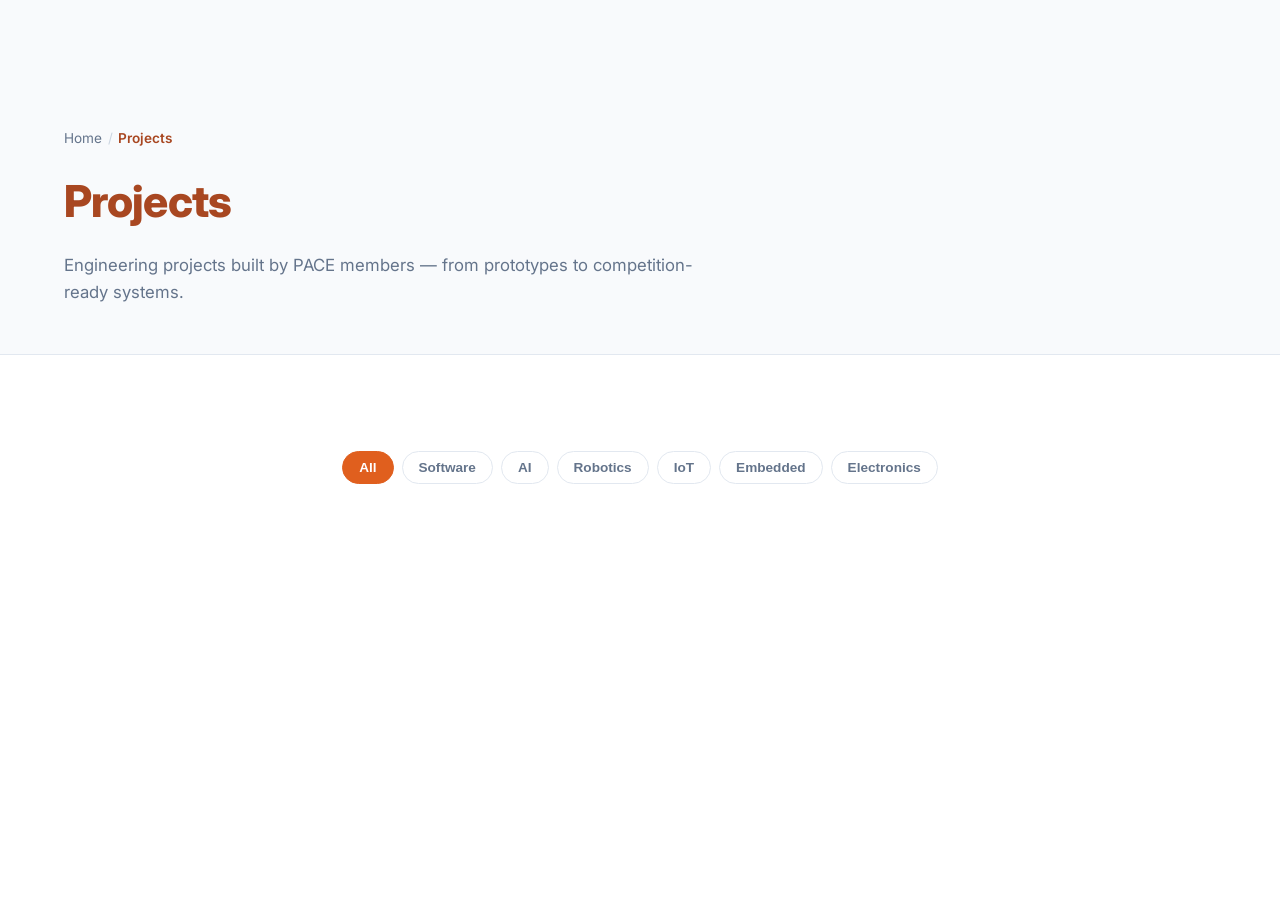
<file: pages/projects.html>
<!DOCTYPE html>
<html lang="en">
<head>
  <meta charset="UTF-8">
  <meta name="viewport" content="width=device-width, initial-scale=1.0">
  <title>Projects — PACE | ACEM</title>
  <meta name="description" content="Browse PACE engineering projects across software, AI, robotics, IoT, embedded systems, and more.">
  <link rel="preconnect" href="https://fonts.googleapis.com">
  <link rel="preconnect" href="https://fonts.gstatic.com" crossorigin>
  <link href="https://fonts.googleapis.com/css2?family=Inter:wght@300;400;500;600;700;800&display=swap" rel="stylesheet">
  <link rel="icon" href="../assets/icons/favicon_io/favicon.ico">
  <link rel="stylesheet" href="../css/styles.css">
</head>
<body data-page="projects" data-base="../">
  <div id="site-nav"></div>
  <main>
    <div id="pageHero"></div>

    <section class="section">
      <div class="container">
        <div class="filter-bar">
          <button class="filter-btn active" data-project-filter="all">All</button>
          <button class="filter-btn" data-project-filter="software">Software</button>
          <button class="filter-btn" data-project-filter="ai">AI</button>
          <button class="filter-btn" data-project-filter="robotics">Robotics</button>
          <button class="filter-btn" data-project-filter="iot">IoT</button>
          <button class="filter-btn" data-project-filter="embedded">Embedded</button>
          <button class="filter-btn" data-project-filter="electronics">Electronics</button>
        </div>
        <div class="cards-grid" id="projectsPageGrid"></div>
      </div>
    </section>
  </main>
  <div id="site-footer"></div>
  <script src="../js/data.js"></script>
  <script src="../js/components.js"></script>
  <script>
    document.getElementById("pageHero").innerHTML = renderPageHero("Projects", "Engineering projects built by PACE members — from prototypes to competition-ready systems.");
  </script>
  <script src="../js/main.js"></script>
</body>
</html>
</file>
<file: css/main.css>
/* ==========================================================================
   PACE Web Design System - Main CSS Entry Point
   Structure: base → layout → components → sections
   ========================================================================== */

/* 1. Base Styles */
@import url('base/variables.css');
@import url('base/reset.css');
@import url('base/typography.css');

/* 2. Layout Structure */
@import url('layout/navbar.css');
@import url('layout/footer.css');
@import url('layout/grid.css');

/* 3. Reusable Components */
@import url('components/buttons.css');
@import url('components/cards.css');
@import url('components/forms.css');
@import url('components/modal.css');

/* 4. Page Specific Sections */
@import url('sections/home.css');
@import url('sections/about.css');
@import url('sections/events.css');
@import url('sections/projects.css');
@import url('sections/members.css');
@import url('sections/gallery.css');
@import url('sections/contact.css');
</file>
<file: css/styles.css>
/* ==========================================================================
   PACE Design System v2.0 — Deep Blue Engineering Theme
   ========================================================================== */

:root {
  --color-primary: #a84721;
  --color-primary-dark: #152A45;
  --color-secondary: #e05f1e;
  --color-secondary-hover: #e05527;
  --color-accent: #06B6D4;
  --color-accent-hover: #0891B2;
  --color-white: #FFFFFF;
  --color-bg: #FFFFFF;
  --color-surface: #F8FAFC;
  --color-text: #1E293B;
  --color-text-muted: #64748B;
  --color-border: #E2E8F0;
  --color-border-hover: #CBD5E1;

  --font-sans: 'Inter', -apple-system, BlinkMacSystemFont, "Segoe UI", Roboto, sans-serif;

  --space-1: 8px;
  --space-2: 16px;
  --space-3: 24px;
  --space-4: 32px;
  --space-5: 48px;
  --space-6: 64px;
  --space-7: 96px;

  --max-width: 1200px;
  --header-height: 80px;
  --header-height-shrink: 68px;
  --radius-sm: 6px;
  --radius-md: 10px;
  --radius-lg: 14px;

  --transition-fast: 0.2s cubic-bezier(0.4, 0, 0.2, 1);
  --transition-normal: 0.3s cubic-bezier(0.4, 0, 0.2, 1);

  --shadow-sm: 0 1px 3px rgba(30, 58, 95, 0.06);
  --shadow-md: 0 4px 12px rgba(30, 58, 95, 0.08);
  --shadow-lg: 0 12px 32px rgba(30, 58, 95, 0.1);
}

*, *::before, *::after { margin: 0; padding: 0; box-sizing: border-box; }

html { scroll-behavior: smooth; font-size: 16px; }

body {
  font-family: var(--font-sans);
  background: var(--color-bg);
  color: var(--color-text);
  line-height: 1.6;
  -webkit-font-smoothing: antialiased;
}

a { color: inherit; text-decoration: none; transition: color var(--transition-fast); }
img { max-width: 100%; height: auto; display: block; }

.container {
  width: 100%;
  max-width: var(--max-width);
  margin: 0 auto;
  padding: 0 var(--space-3);
}

/* Buttons */
.btn {
  display: inline-flex;
  align-items: center;
  justify-content: center;
  gap: var(--space-1);
  font-family: var(--font-sans);
  font-weight: 600;
  font-size: 0.9rem;
  padding: 0.75rem 1.5rem;
  border-radius: var(--radius-sm);
  cursor: pointer;
  transition: all var(--transition-fast);
  border: 2px solid transparent;
  outline: none;
}

.btn:focus-visible {
  outline: 3px solid rgba(37, 99, 235, 0.35);
  outline-offset: 2px;
}

.btn-primary {
  background: var(--color-secondary);
  color: var(--color-white);
}

.btn-primary:hover {
  background: var(--color-secondary-hover);
  transform: translateY(-1px);
}

.btn-secondary {
  background: transparent;
  color: var(--color-primary);
  border-color: var(--color-border);
}

.btn-secondary:hover {
  border-color: var(--color-secondary);
  color: var(--color-secondary);
}

.btn-outline {
  background: transparent;
  color: var(--color-primary);
  border-color: var(--color-primary);
}

.btn-outline:hover {
  background: var(--color-primary);
  color: var(--color-white);
}

.btn-sm { padding: 0.5rem 1rem; font-size: 0.825rem; }
.btn-block { width: 100%; }

.btn-text-link {
  padding: 0;
  border: none;
  background: transparent;
  color: var(--color-secondary);
  font-weight: 600;
}

.btn-text-link:hover { color: var(--color-secondary-hover); }

/* Section headers */
.section-header {
  margin-bottom: var(--space-5);
  text-align: center;
}

.section-tag {
  display: inline-block;
  font-size: 0.8rem;
  text-transform: uppercase;
  letter-spacing: 0.12em;
  font-weight: 700;
  color: var(--color-accent);
  margin-bottom: var(--space-1);
}

.section-title {
  font-size: clamp(1.75rem, 4vw, 2.25rem);
  font-weight: 800;
  letter-spacing: -0.02em;
  color: var(--color-primary);
}

.section-divider {
  width: 48px;
  height: 3px;
  background: var(--color-secondary);
  margin: var(--space-2) auto 0;
  border-radius: 2px;
}

.section-intro {
  max-width: 640px;
  margin: var(--space-2) auto 0;
  color: var(--color-text-muted);
}

/* Badges & tags */
.badge {
  display: inline-block;
  font-size: 0.7rem;
  font-weight: 700;
  text-transform: uppercase;
  letter-spacing: 0.05em;
  padding: 0.2rem 0.55rem;
  border-radius: 4px;
}

.badge-info { background: rgba(37, 99, 235, 0.1); color: var(--color-secondary); }
.badge-success { background: rgba(6, 182, 212, 0.12); color: var(--color-accent-hover); }
.badge-neutral { background: var(--color-surface); color: var(--color-text-muted); border: 1px solid var(--color-border); }

.tag-list { display: flex; flex-wrap: wrap; gap: 0.4rem; margin-bottom: var(--space-2); }
.tag-chip {
  font-size: 0.75rem;
  font-weight: 500;
  padding: 0.2rem 0.6rem;
  background: var(--color-surface);
  border: 1px solid var(--color-border);
  border-radius: 999px;
  color: var(--color-text-muted);
}

/* Navigation */
.navbar-header {
  position: fixed;
  top: 0;
  left: 0;
  right: 0;
  height: var(--header-height);
  background: rgba(255, 255, 255, 0.92);
  backdrop-filter: blur(12px);
  border-bottom: 1px solid var(--color-border);
  z-index: 1000;
  transition: height var(--transition-normal), box-shadow var(--transition-normal), background var(--transition-normal);
}

.navbar-header.scrolled {
  box-shadow: var(--shadow-sm);
  background: rgba(255, 255, 255, 0.98);
}

.navbar-header.shrink { height: var(--header-height-shrink); }

.nav-container {
  display: flex;
  align-items: center;
  justify-content: space-between;
  height: 100%;
  max-width: var(--max-width);
  margin: 0 auto;
  padding: 0 var(--space-3);
}

.nav-brand { display: flex; align-items: center; gap: 0.75rem; }
.nav-logo { height: 44px; width: auto; object-fit: contain; transition: height var(--transition-normal); }
.navbar-header.shrink .nav-logo { height: 38px; }

.brand-text { display: flex; flex-direction: column; }
.brand-title { font-size: 1.2rem; font-weight: 800; letter-spacing: 0.05em; color: var(--color-primary); line-height: 1.1; }
.brand-subtitle { font-size: 0.65rem; font-weight: 600; color: var(--color-secondary); letter-spacing: 0.1em; }

.nav-menu { display: flex; align-items: center; }

.nav-list { display: flex; list-style: none; gap: var(--space-4); }
.nav-link {
  font-weight: 500;
  font-size: 0.925rem;
  color: var(--color-text-muted);
  position: relative;
  padding: 0.5rem 0;
}

.nav-link::after {
  content: '';
  position: absolute;
  bottom: 0;
  left: 0;
  width: 0;
  height: 2px;
  background: var(--color-secondary);
  transition: width var(--transition-fast);
}

.nav-link:hover, .nav-link.active { color: var(--color-primary); }
.nav-link:hover::after, .nav-link.active::after { width: 100%; }
.nav-link.active { font-weight: 600; }

.nav-actions { display: flex; align-items: center; gap: var(--space-2); }

.hamburger-menu {
  display: none;
  background: transparent;
  border: none;
  cursor: pointer;
  padding: 0.5rem;
  flex-direction: column;
  gap: 6px;
}

.hamburger-menu .bar {
  display: block;
  width: 24px;
  height: 2px;
  background: var(--color-primary);
  transition: all var(--transition-fast);
}

.hamburger-menu.active .bar:nth-child(1) { transform: translateY(8px) rotate(45deg); }
.hamburger-menu.active .bar:nth-child(2) { opacity: 0; }
.hamburger-menu.active .bar:nth-child(3) { transform: translateY(-8px) rotate(-45deg); }

/* Hero */
.hero-section {
  position: relative;
  min-height: 100vh;
  display: flex;
  align-items: center;
  padding: calc(var(--header-height) + var(--space-5)) 0 var(--space-6);
  overflow: hidden;
  background: var(--color-bg);
}

.hero-bg-pattern {
  position: absolute;
  inset: 0;
  z-index: 0;
  opacity: 0.6;
}

.circuit-svg { width: 100%; height: 100%; }

.hero-container {
  position: relative;
  z-index: 1;
  display: grid;
  grid-template-columns: 1.1fr 0.9fr;
  align-items: center;
  gap: var(--space-6);
}

.hero-title {
  font-size: clamp(2.25rem, 5vw, 3.5rem);
  line-height: 1.12;
  font-weight: 800;
  letter-spacing: -0.03em;
  color: var(--color-primary);
  margin-bottom: var(--space-3);
}

.hero-subtitle {
  font-size: 1.1rem;
  color: var(--color-text-muted);
  margin-bottom: var(--space-4);
  max-width: 540px;
}

.hero-actions { display: flex; gap: var(--space-2); flex-wrap: wrap; }

.hero-visual { display: flex; justify-content: center; }

.circuit-board-wrapper {
  width: 100%;
  max-width: 400px;
  aspect-ratio: 1;
  background: var(--color-white);
  border-radius: var(--radius-lg);
  padding: var(--space-4);
  border: 1px solid var(--color-border);
  box-shadow: var(--shadow-lg);
  animation: none;
}

.interactive-circuit { width: 100%; height: 100%; }

@keyframes float {
  0%, 100% { transform: translateY(0); }
  50% { transform: translateY(-10px); }
}

/* Page hero (inner pages) */
.page-hero {
  padding: calc(var(--header-height) + var(--space-5)) 0 var(--space-5);
  background: var(--color-surface);
  border-bottom: 1px solid var(--color-border);
}

.page-hero-title {
  font-size: clamp(2rem, 4vw, 2.75rem);
  font-weight: 800;
  color: var(--color-primary);
  letter-spacing: -0.02em;
  margin-top: var(--space-2);
}

.page-hero-subtitle {
  margin-top: var(--space-2);
  color: var(--color-text-muted);
  max-width: 640px;
  font-size: 1.05rem;
}

.breadcrumb-list {
  display: flex;
  flex-wrap: wrap;
  gap: 0.35rem;
  list-style: none;
  font-size: 0.85rem;
  color: var(--color-text-muted);
}

.breadcrumb-item:not(:last-child)::after {
  content: '/';
  margin-left: 0.35rem;
  color: var(--color-border-hover);
}

.breadcrumb-item a:hover { color: var(--color-secondary); }
.breadcrumb-item.active span { color: var(--color-primary); font-weight: 600; }

/* Sections */
.section { padding: var(--space-7) 0; }
.section-alt { background: var(--color-surface); border-top: 1px solid var(--color-border); border-bottom: 1px solid var(--color-border); }

.about-content {
  display: grid;
  grid-template-columns: 1.2fr 0.8fr;
  gap: var(--space-6);
  align-items: start;
}

.about-lead {
  font-size: 1.2rem;
  font-weight: 600;
  color: var(--color-primary);
  margin-bottom: var(--space-2);
}

.about-body { color: var(--color-text-muted); margin-bottom: var(--space-3); }

.about-meta-box {
  background: var(--color-surface);
  border: 1px solid var(--color-border);
  border-radius: var(--radius-md);
  padding: var(--space-4);
  display: flex;
  flex-direction: column;
  gap: var(--space-3);
}

.meta-label {
  font-size: 0.7rem;
  font-weight: 700;
  text-transform: uppercase;
  color: var(--color-secondary);
  letter-spacing: 0.06em;
}

.meta-value { font-size: 1rem; font-weight: 600; color: var(--color-primary); }

/* Cards */
.feature-grid {
  display: grid;
  grid-template-columns: repeat(3, 1fr);
  gap: var(--space-3);
}

.feature-card, .service-card {
  background: var(--color-white);
  border: 1px solid var(--color-border);
  border-radius: var(--radius-md);
  padding: var(--space-4);
  transition: all var(--transition-normal);
}

.feature-card:hover, .service-card:hover {
  transform: translateY(-4px);
  box-shadow: var(--shadow-md);
  border-color: var(--color-border-hover);
}

.card-icon-wrapper {
  display: inline-flex;
  align-items: center;
  justify-content: center;
  width: 48px;
  height: 48px;
  background: rgba(37, 99, 235, 0.08);
  border-radius: var(--radius-sm);
  color: var(--color-secondary);
  margin-bottom: var(--space-2);
}

.feature-card-title { font-size: 1.1rem; font-weight: 700; color: var(--color-primary); margin-bottom: 0.5rem; }
.feature-card-text { font-size: 0.925rem; color: var(--color-text-muted); }

/* Events & Projects grids */
.cards-grid {
  display: grid;
  grid-template-columns: repeat(3, 1fr);
  gap: var(--space-3);
}

.event-card, .project-card {
  background: var(--color-white);
  border: 1px solid var(--color-border);
  border-radius: var(--radius-md);
  overflow: hidden;
  transition: all var(--transition-normal);
  display: flex;
  flex-direction: column;
}

.event-card:hover, .project-card:hover {
  transform: translateY(-4px);
  box-shadow: var(--shadow-md);
}

.event-image-placeholder, .project-image-placeholder {
  height: 160px;
  overflow: hidden;
  background: var(--color-surface);
}

.event-image-placeholder svg, .project-image-placeholder svg { width: 100%; height: 100%; }

.event-card-content, .project-card-content {
  padding: var(--space-3);
  display: flex;
  flex-direction: column;
  flex: 1;
}

.event-meta {
  display: flex;
  flex-wrap: wrap;
  gap: var(--space-1);
  font-size: 0.75rem;
  font-weight: 600;
  color: var(--color-secondary);
  margin-bottom: var(--space-1);
  text-transform: uppercase;
}

.event-title, .project-title { font-size: 1.15rem; font-weight: 700; color: var(--color-primary); margin-bottom: 0.75rem; }
.event-desc, .project-desc { font-size: 0.925rem; color: var(--color-text-muted); margin-bottom: var(--space-2); flex: 1; }
.event-location-text { font-size: 0.85rem; color: var(--color-text-muted); margin-bottom: var(--space-2); }

.project-card-header { display: flex; justify-content: space-between; align-items: flex-start; gap: var(--space-1); margin-bottom: var(--space-1); }
.project-links { display: flex; gap: var(--space-1); margin-top: var(--space-2); }
.project-team { font-size: 0.85rem; color: var(--color-text-muted); margin-bottom: var(--space-1); }

.section-cta { margin-top: var(--space-5); text-align: center; }

/* Profile cards */
.profile-grid {
  display: grid;
  grid-template-columns: repeat(3, 1fr);
  gap: var(--space-3);
}

.profile-card {
  background: var(--color-white);
  border: 1px solid var(--color-border);
  border-radius: var(--radius-md);
  padding: var(--space-4);
  text-align: center;
  transition: all var(--transition-normal);
}

.profile-card:hover {
  transform: translateY(-4px);
  box-shadow: var(--shadow-md);
}

.profile-photo-wrap { margin-bottom: var(--space-2); }

.profile-photo, .profile-avatar {
  width: 96px;
  height: 96px;
  border-radius: 50%;
  margin: 0 auto;
  object-fit: cover;
}

.profile-avatar {
  display: flex;
  align-items: center;
  justify-content: center;
  background: var(--color-primary);
  color: var(--color-white);
  font-size: 1.5rem;
  font-weight: 800;
}

.profile-name { font-size: 1.05rem; font-weight: 700; color: var(--color-primary); }
.profile-role { font-size: 0.85rem; font-weight: 600; color: var(--color-secondary); margin: 0.25rem 0 var(--space-1); }
.profile-bio { font-size: 0.875rem; color: var(--color-text-muted); margin-bottom: var(--space-2); }
.profile-links { display: flex; justify-content: center; gap: var(--space-1); }
.profile-link {
  display: inline-flex;
  align-items: center;
  justify-content: center;
  width: 36px;
  height: 36px;
  border-radius: 50%;
  border: 1px solid var(--color-border);
  color: var(--color-text-muted);
  transition: all var(--transition-fast);
}

.profile-link:hover {
  background: var(--color-secondary);
  border-color: var(--color-secondary);
  color: var(--color-white);
}

/* CTA banner */
.cta-section {
  padding: var(--space-7) 0;
  background: linear-gradient(135deg, var(--color-primary) 0%, var(--color-primary-dark) 100%);
  color: var(--color-white);
  text-align: center;
}

.cta-title {
  font-size: clamp(1.75rem, 4vw, 2.5rem);
  font-weight: 800;
  margin-bottom: var(--space-2);
}

.cta-text {
  max-width: 560px;
  margin: 0 auto var(--space-4);
  color: rgba(255, 255, 255, 0.85);
  font-size: 1.05rem;
}

.cta-section .btn-primary {
  background: var(--color-accent);
  border-color: var(--color-accent);
}

.cta-section .btn-primary:hover { background: var(--color-accent-hover); }

/* Contact */
.contact-layout {
  display: grid;
  grid-template-columns: 1.1fr 0.9fr;
  gap: var(--space-6);
}

.contact-info-panel { display: flex; flex-direction: column; gap: var(--space-4); }
.info-block h3 { font-size: 1.1rem; font-weight: 700; color: var(--color-primary); margin-bottom: 0.5rem; }
.info-block p { color: var(--color-text-muted); }
.contact-link { color: var(--color-secondary); font-weight: 600; }
.contact-link:hover { text-decoration: underline; }

.map-placeholder-box {
  background: var(--color-white);
  border: 1px solid var(--color-border);
  border-radius: var(--radius-md);
  overflow: hidden;
}

.map-visual-simulation {
  height: 180px;
  background: #F1F5F9;
  position: relative;
}

.simulated-map-svg { width: 100%; height: 100%; }
.map-overlay-info { padding: var(--space-2); border-top: 1px solid var(--color-border); }
.map-location-title { font-size: 0.85rem; font-weight: 700; color: var(--color-primary); display: block; }
.map-location-coords { font-size: 0.75rem; color: var(--color-text-muted); }
.map-cta-bar { padding: 0.75rem var(--space-2); background: var(--color-surface); border-top: 1px solid var(--color-border); display: flex; justify-content: flex-end; }

.contact-form-panel {
  background: var(--color-white);
  border: 1px solid var(--color-border);
  border-radius: var(--radius-md);
  padding: var(--space-5);
  box-shadow: var(--shadow-sm);
}

.form-title { font-size: 1.4rem; font-weight: 800; color: var(--color-primary); margin-bottom: 0.5rem; }
.form-subtitle { font-size: 0.925rem; color: var(--color-text-muted); margin-bottom: var(--space-4); }
.contact-form { display: flex; flex-direction: column; gap: var(--space-3); }
.form-group { display: flex; flex-direction: column; gap: 0.4rem; }
.form-group label { font-size: 0.825rem; font-weight: 700; color: var(--color-primary); }

.form-group input,
.form-group textarea,
.form-group select {
  font-family: var(--font-sans);
  font-size: 0.925rem;
  padding: 0.75rem 1rem;
  background: var(--color-surface);
  border: 1px solid var(--color-border);
  border-radius: var(--radius-sm);
  color: var(--color-text);
  outline: none;
  transition: all var(--transition-fast);
}

.form-group input:focus,
.form-group textarea:focus,
.form-group select:focus {
  border-color: var(--color-secondary);
  background: var(--color-white);
  box-shadow: 0 0 0 3px rgba(37, 99, 235, 0.1);
}

/* Tabs & filters */
.filter-bar, .tab-bar {
  display: flex;
  flex-wrap: wrap;
  gap: var(--space-1);
  margin-bottom: var(--space-4);
  justify-content: center;
}

.filter-btn, .tab-trigger {
  padding: 0.5rem 1rem;
  font-size: 0.85rem;
  font-weight: 600;
  border: 1px solid var(--color-border);
  border-radius: 999px;
  background: var(--color-white);
  color: var(--color-text-muted);
  cursor: pointer;
  transition: all var(--transition-fast);
}

.filter-btn:hover, .tab-trigger:hover { border-color: var(--color-secondary); color: var(--color-secondary); }
.filter-btn.active, .tab-trigger.active {
  background: var(--color-secondary);
  border-color: var(--color-secondary);
  color: var(--color-white);
}

.tab-panel { display: none; }
.tab-panel.active { display: block; }

.hidden { display: none !important; }

/* Accordion */
.accordion { display: flex; flex-direction: column; gap: var(--space-1); }

.accordion-item {
  border: 1px solid var(--color-border);
  border-radius: var(--radius-sm);
  overflow: hidden;
  background: var(--color-white);
}

.accordion-trigger {
  width: 100%;
  display: flex;
  justify-content: space-between;
  align-items: center;
  padding: var(--space-2) var(--space-3);
  background: transparent;
  border: none;
  font-family: var(--font-sans);
  font-size: 0.95rem;
  font-weight: 600;
  color: var(--color-primary);
  cursor: pointer;
  text-align: left;
}

.accordion-trigger:hover { background: var(--color-surface); }
.accordion-icon { transition: transform var(--transition-fast); flex-shrink: 0; }
.accordion-trigger[aria-expanded="true"] .accordion-icon { transform: rotate(180deg); }
.accordion-panel { padding: 0 var(--space-3) var(--space-2); color: var(--color-text-muted); font-size: 0.925rem; }

/* Timeline */
.timeline { position: relative; padding-left: var(--space-4); }
.timeline::before {
  content: '';
  position: absolute;
  left: 8px;
  top: 0;
  bottom: 0;
  width: 2px;
  background: var(--color-border);
}

.timeline-item { position: relative; padding-bottom: var(--space-4); }
.timeline-marker {
  position: absolute;
  left: calc(-1 * var(--space-4) + 4px);
  top: 4px;
  width: 12px;
  height: 12px;
  border-radius: 50%;
  background: var(--color-secondary);
  border: 2px solid var(--color-white);
  box-shadow: 0 0 0 2px var(--color-secondary);
}

.timeline-year { font-size: 0.8rem; font-weight: 700; color: var(--color-accent); text-transform: uppercase; letter-spacing: 0.05em; }
.timeline-title { font-size: 1.1rem; font-weight: 700; color: var(--color-primary); margin: 0.25rem 0; }
.timeline-desc { font-size: 0.925rem; color: var(--color-text-muted); }

/* Gallery */
.gallery-grid {
  display: grid;
  grid-template-columns: repeat(3, 1fr);
  gap: var(--space-3);
}

.gallery-item {
  background: var(--color-white);
  border: 1px solid var(--color-border);
  border-radius: var(--radius-md);
  overflow: hidden;
  cursor: pointer;
  text-align: left;
  padding: 0;
  transition: all var(--transition-normal);
  font-family: var(--font-sans);
}

.gallery-item:hover {
  transform: translateY(-4px);
  box-shadow: var(--shadow-md);
}

.gallery-image-placeholder { height: 180px; overflow: hidden; }
.gallery-image-placeholder svg { width: 100%; height: 100%; }
.gallery-item-title { display: block; padding: var(--space-2); font-weight: 600; color: var(--color-primary); font-size: 0.95rem; }
.gallery-item .badge { margin: 0 var(--space-2) var(--space-2); }

/* Lightbox */
.lightbox {
  position: fixed;
  inset: 0;
  background: rgba(15, 23, 42, 0.85);
  z-index: 2000;
  display: flex;
  align-items: center;
  justify-content: center;
  opacity: 0;
  visibility: hidden;
  transition: all var(--transition-normal);
}

.lightbox.open { opacity: 1; visibility: visible; }

.lightbox-content {
  background: var(--color-white);
  border-radius: var(--radius-md);
  padding: var(--space-4);
  max-width: 560px;
  width: 90%;
  text-align: center;
  position: relative;
}

.lightbox-close {
  position: absolute;
  top: var(--space-2);
  right: var(--space-2);
  background: transparent;
  border: none;
  font-size: 1.5rem;
  cursor: pointer;
  color: var(--color-text-muted);
  line-height: 1;
}

.lightbox-placeholder {
  height: 240px;
  background: var(--color-surface);
  border-radius: var(--radius-sm);
  display: flex;
  align-items: center;
  justify-content: center;
  color: var(--color-text-muted);
  margin-bottom: var(--space-2);
}

.lightbox-title { font-size: 1.2rem; font-weight: 700; color: var(--color-primary); }

/* Content blocks */
.content-block { max-width: 720px; margin-bottom: var(--space-5); }
.content-block h2 { font-size: 1.5rem; font-weight: 700; color: var(--color-primary); margin-bottom: var(--space-2); }
.content-block p { color: var(--color-text-muted); margin-bottom: var(--space-2); }

.benefits-list {
  list-style: none;
  display: grid;
  gap: var(--space-2);
  margin: var(--space-3) 0;
}

.benefits-list li {
  padding-left: var(--space-3);
  position: relative;
  color: var(--color-text-muted);
}

.benefits-list li::before {
  content: '';
  position: absolute;
  left: 0;
  top: 0.55em;
  width: 8px;
  height: 8px;
  border-radius: 50%;
  background: var(--color-accent);
}

.subsection-title {
  font-size: 1.35rem;
  font-weight: 700;
  color: var(--color-primary);
  margin-bottom: var(--space-3);
  text-align: center;
}

/* Footer */
.footer {
  background: var(--color-primary);
  color: var(--color-white);
  padding: var(--space-6) 0 0;
}

.footer-container {
  display: grid;
  grid-template-columns: 1.5fr 1fr 1fr;
  gap: var(--space-5);
  margin-bottom: var(--space-5);
}

.footer-desc { font-size: 0.9rem; color: rgba(255, 255, 255, 0.7); line-height: 1.6; max-width: 360px; margin-top: var(--space-2); }
.footer-logo-wrapper { display: flex; align-items: center; gap: 0.75rem; }
.footer-logo { height: 40px; }
.footer-logo-title { font-size: 1.1rem; font-weight: 800; letter-spacing: 0.05em; }
.footer-logo-subtitle { font-size: 0.65rem; color: rgba(255, 255, 255, 0.6); letter-spacing: 0.1em; }
.footer-heading { font-size: 0.9rem; font-weight: 700; text-transform: uppercase; letter-spacing: 0.08em; margin-bottom: var(--space-2); }
.footer-links-list { list-style: none; display: flex; flex-direction: column; gap: 0.6rem; }
.footer-links-list a { font-size: 0.875rem; color: rgba(255, 255, 255, 0.7); }
.footer-links-list a:hover { color: var(--color-white); }
.footer-contact-line { font-size: 0.875rem; color: rgba(255, 255, 255, 0.7); margin-bottom: var(--space-2); }
.footer-contact-line a:hover { color: var(--color-white); }

.social-icons-wrapper { display: flex; gap: var(--space-1); }
.social-icon-btn {
  display: inline-flex;
  align-items: center;
  justify-content: center;
  width: 40px;
  height: 40px;
  border-radius: 50%;
  background: rgba(255, 255, 255, 0.08);
  color: rgba(255, 255, 255, 0.8);
  border: 1px solid rgba(255, 255, 255, 0.12);
  transition: all var(--transition-fast);
}

.social-icon-btn:hover {
  background: var(--color-secondary);
  border-color: var(--color-secondary);
  color: var(--color-white);
  transform: translateY(-2px);
}

.footer-bottom {
  border-top: 1px solid rgba(255, 255, 255, 0.1);
  padding: var(--space-3) 0;
  background: var(--color-primary-dark);
}

.footer-bottom-container {
  display: flex;
  justify-content: space-between;
  align-items: center;
  flex-wrap: wrap;
  gap: var(--space-2);
}

.copyright-text, .credit-text { font-size: 0.8rem; color: rgba(255, 255, 255, 0.6); }

/* Toast */
.toast-container {
  position: fixed;
  bottom: var(--space-3);
  right: var(--space-3);
  z-index: 3000;
  display: flex;
  flex-direction: column;
  gap: var(--space-1);
}

.toast {
  padding: var(--space-2) var(--space-3);
  background: var(--color-primary);
  color: var(--color-white);
  border-radius: var(--radius-sm);
  box-shadow: var(--shadow-lg);
  font-size: 0.875rem;
  opacity: 0;
  transform: translateY(10px);
  transition: all var(--transition-normal);
}

.toast.show { opacity: 1; transform: translateY(0); }
.toast-success { background: var(--color-secondary); }

/* Scroll reveal */
.reveal {
  opacity: 0;
  transform: translateY(24px);
  transition: opacity 0.6s ease, transform 0.6s ease;
}

.reveal.visible {
  opacity: 1;
  transform: translateY(0);
}

/* Responsive */
@media (max-width: 1024px) {
  .hero-container { gap: var(--space-4); }
  .feature-grid, .cards-grid, .profile-grid, .gallery-grid { grid-template-columns: repeat(2, 1fr); }
  .about-content, .contact-layout { grid-template-columns: 1fr; gap: var(--space-4); }
  .footer-container { grid-template-columns: 1fr 1fr; }
}

@media (max-width: 768px) {
  .nav-menu {
    position: fixed;
    top: var(--header-height);
    left: -100%;
    width: 100%;
    height: calc(100vh - var(--header-height));
    background: var(--color-white);
    transition: left var(--transition-normal);
    z-index: 999;
    padding: var(--space-5) var(--space-4);
    border-top: 1px solid var(--color-border);
    align-items: flex-start;
  }

  .nav-menu.active { left: 0; }
  .nav-list { flex-direction: column; width: 100%; gap: var(--space-3); }
  .nav-link { font-size: 1.2rem; }
  .hamburger-menu { display: flex; }
  .nav-cta { display: none; }

  .hero-container { grid-template-columns: 1fr; text-align: center; }
  .hero-subtitle { margin-left: auto; margin-right: auto; }
  .hero-actions { justify-content: center; }
  .hero-visual { margin-top: var(--space-3); }

  .feature-grid, .cards-grid, .profile-grid, .gallery-grid { grid-template-columns: 1fr; }
  .footer-container { grid-template-columns: 1fr; }
  .footer-bottom-container { flex-direction: column; text-align: center; }
}

@media (max-width: 480px) {
  .hero-title { font-size: 2rem; }
}

@media (prefers-reduced-motion: reduce) {
  *, *::before, *::after {
    animation-duration: 0.01ms !important;
    transition-duration: 0.01ms !important;
  }
  .reveal { opacity: 1; transform: none; }
}
</file>
